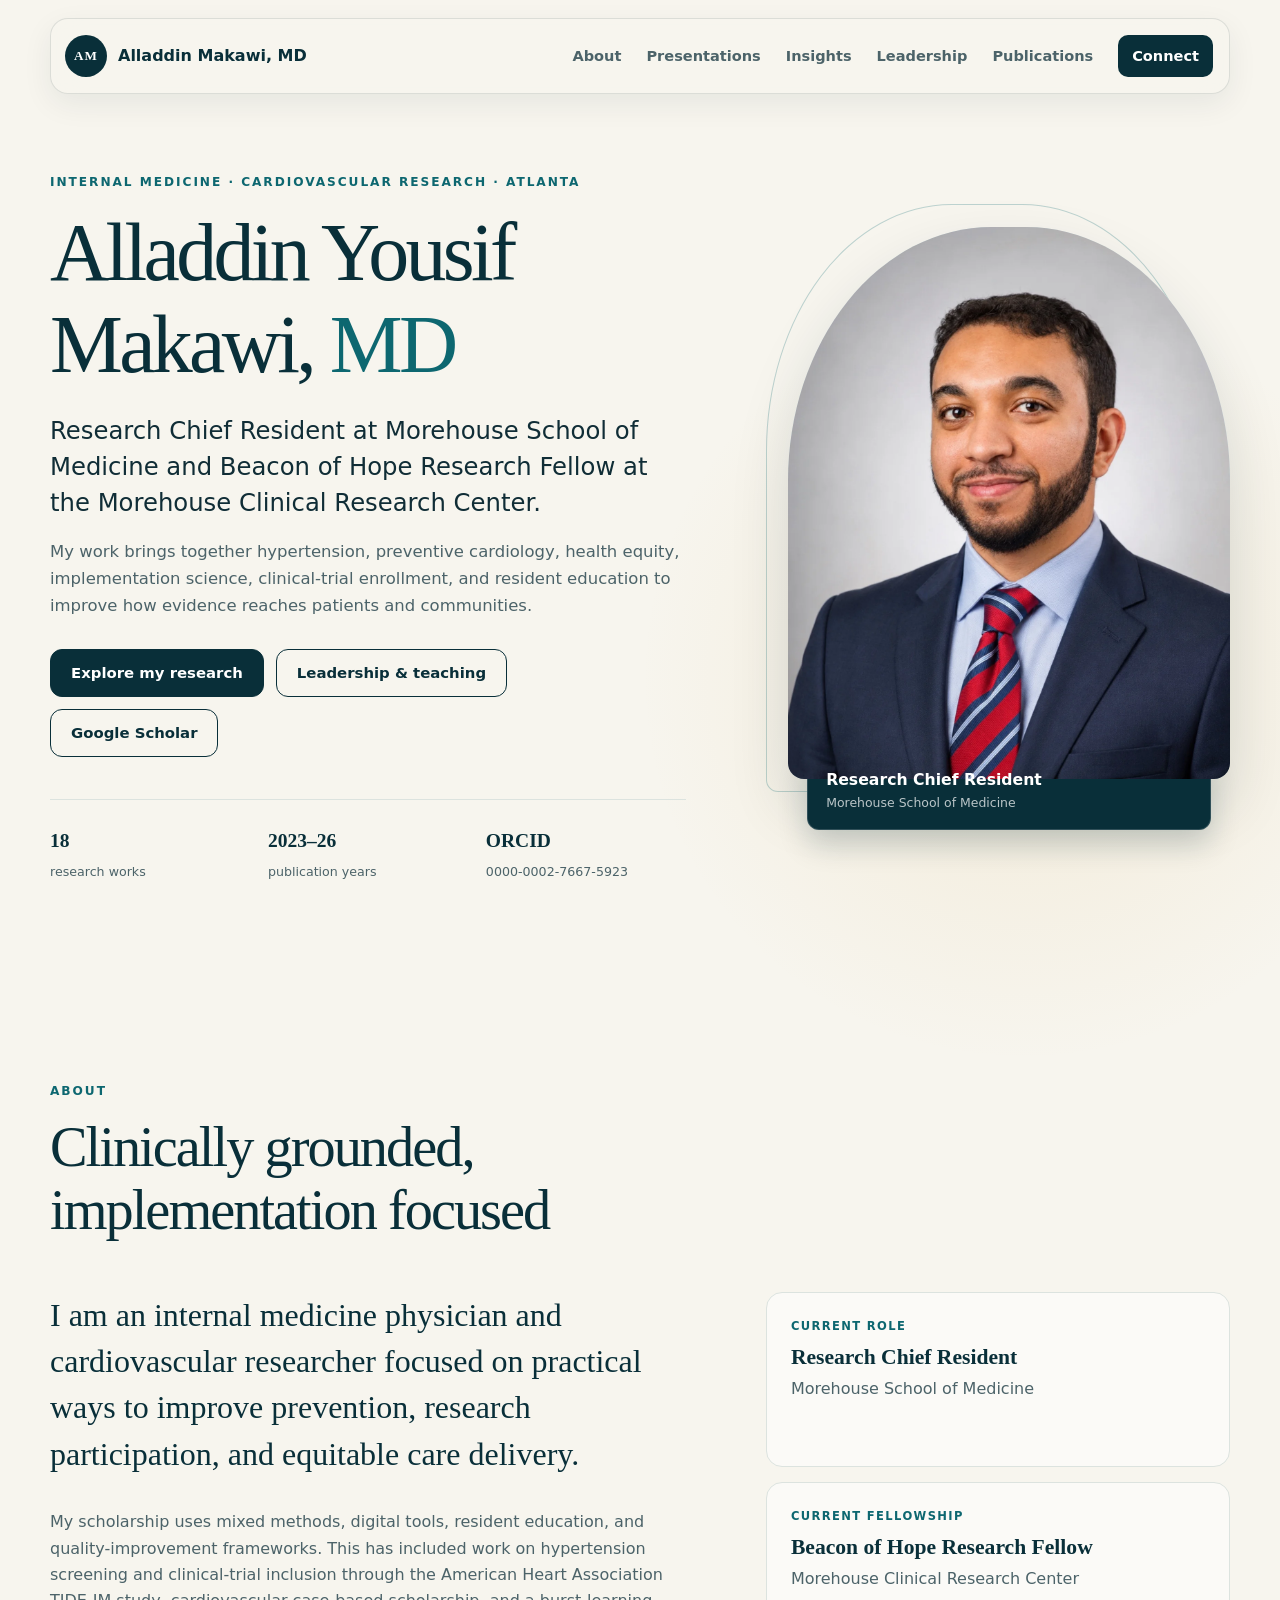
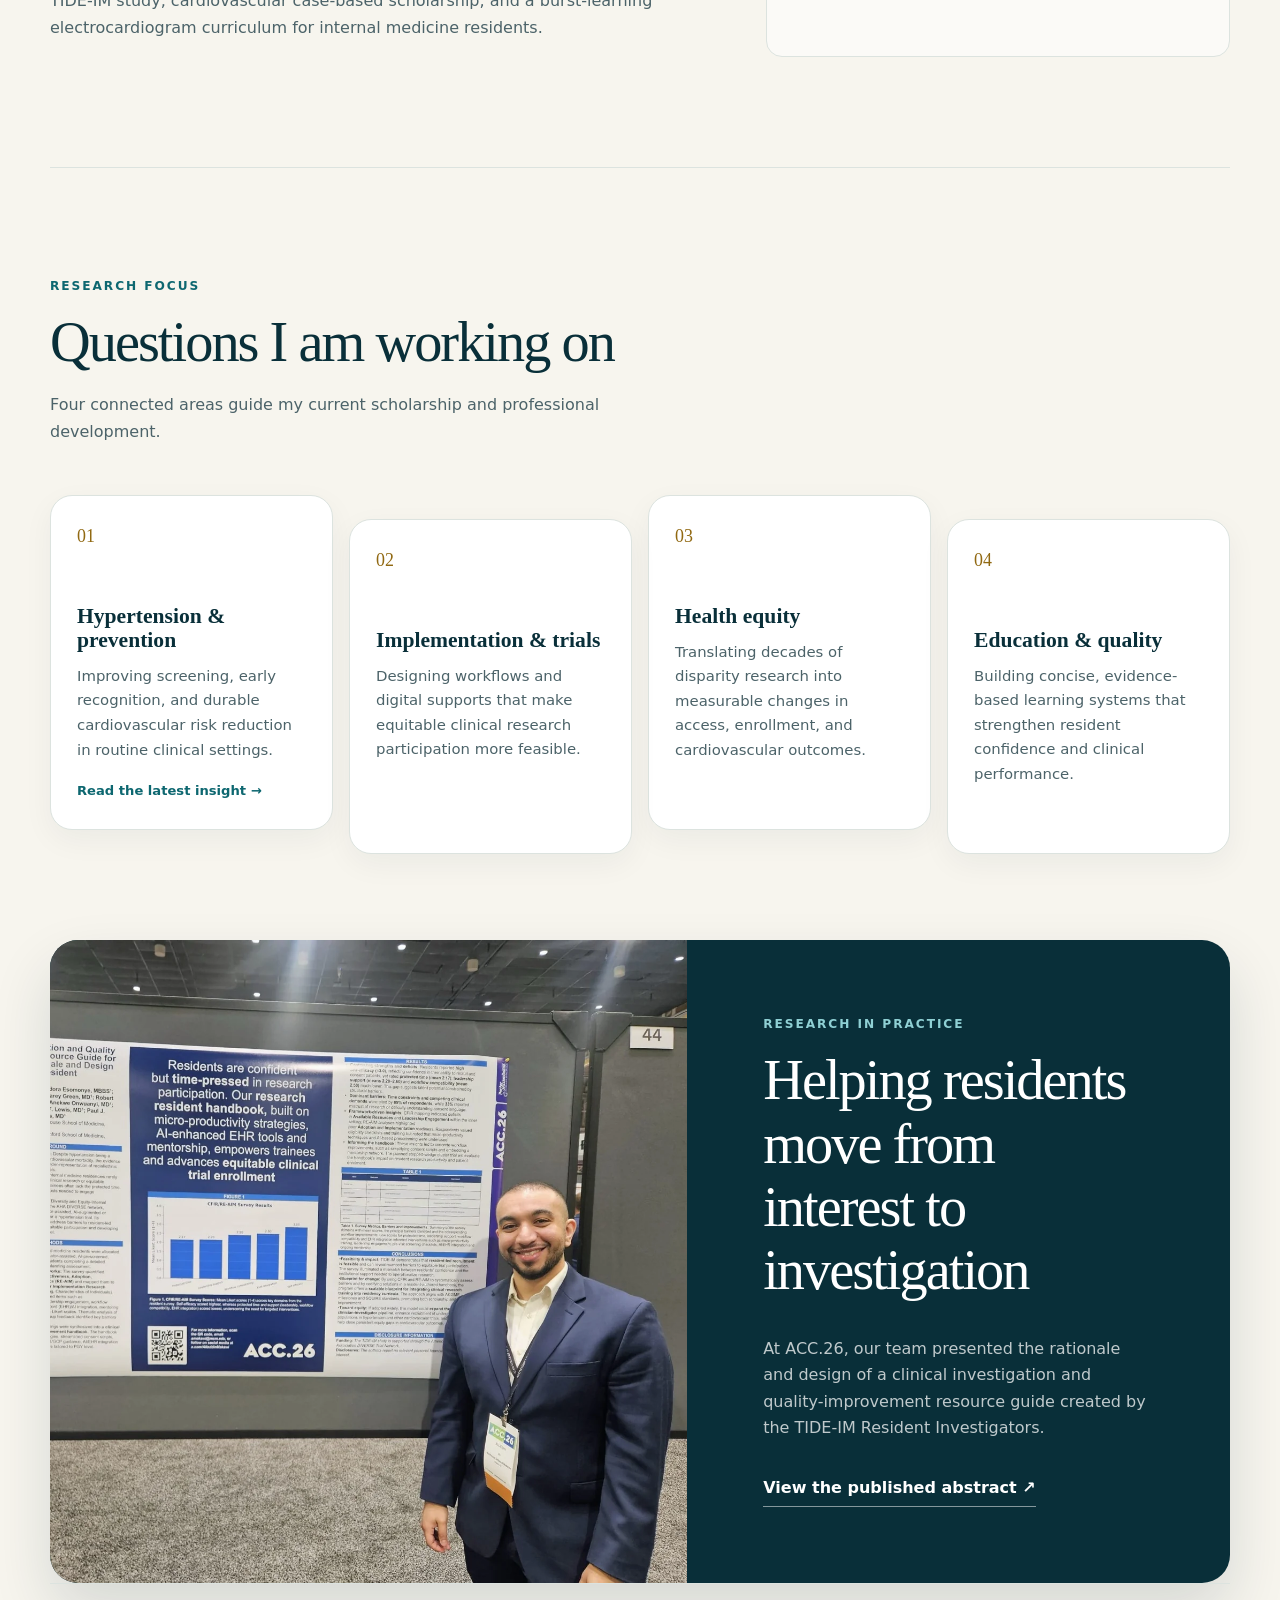
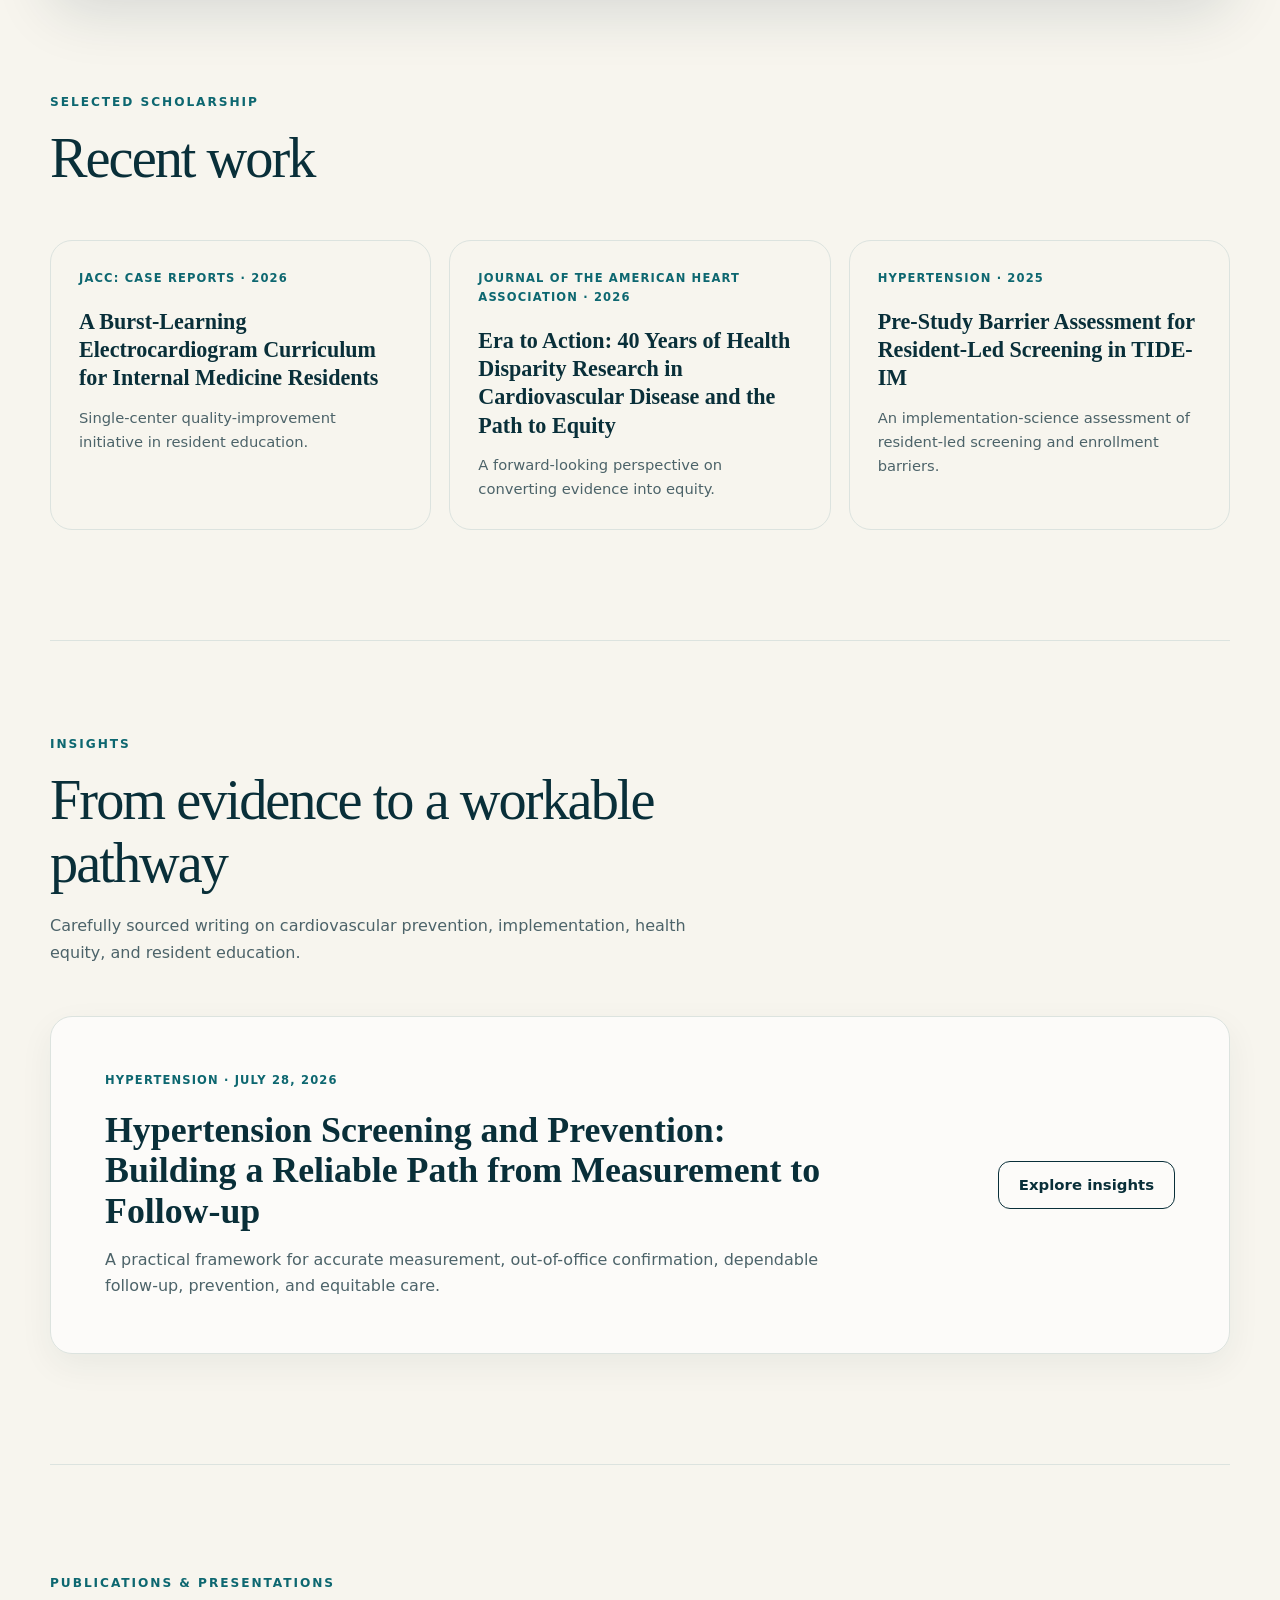
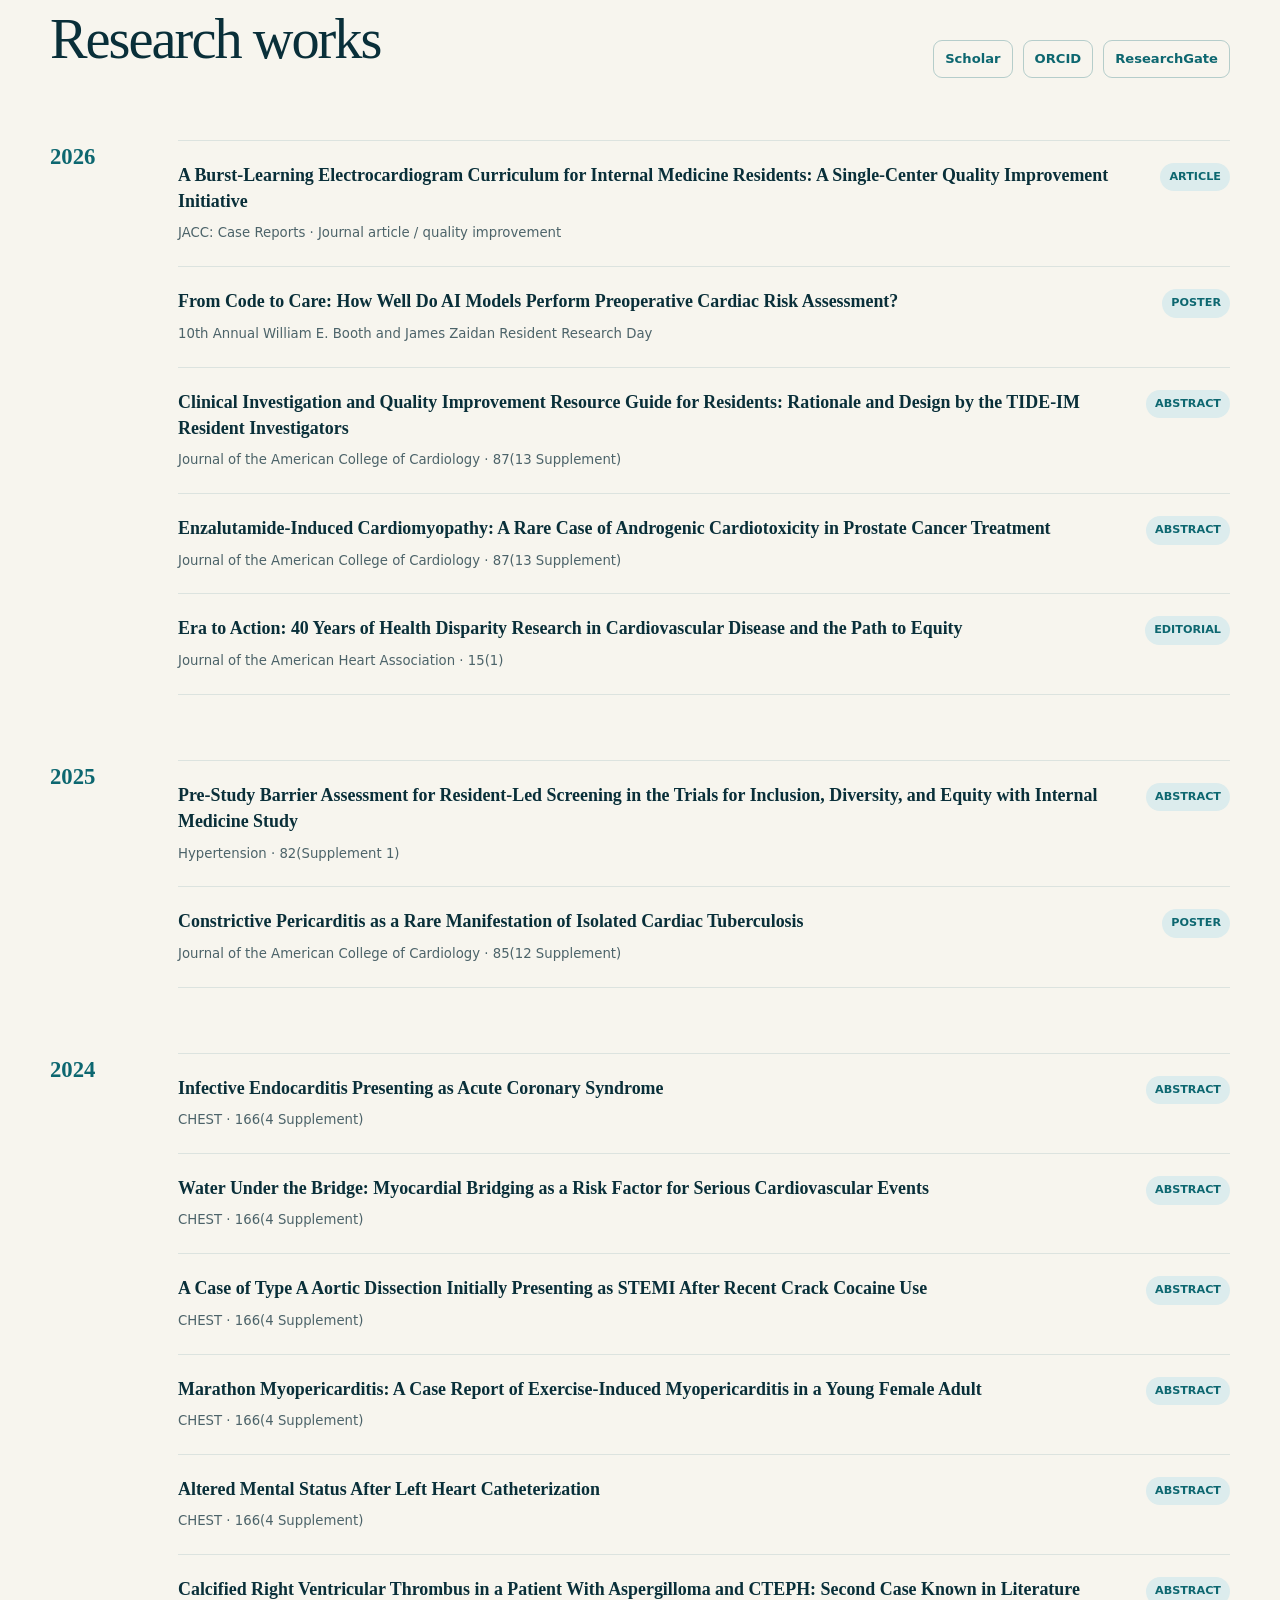
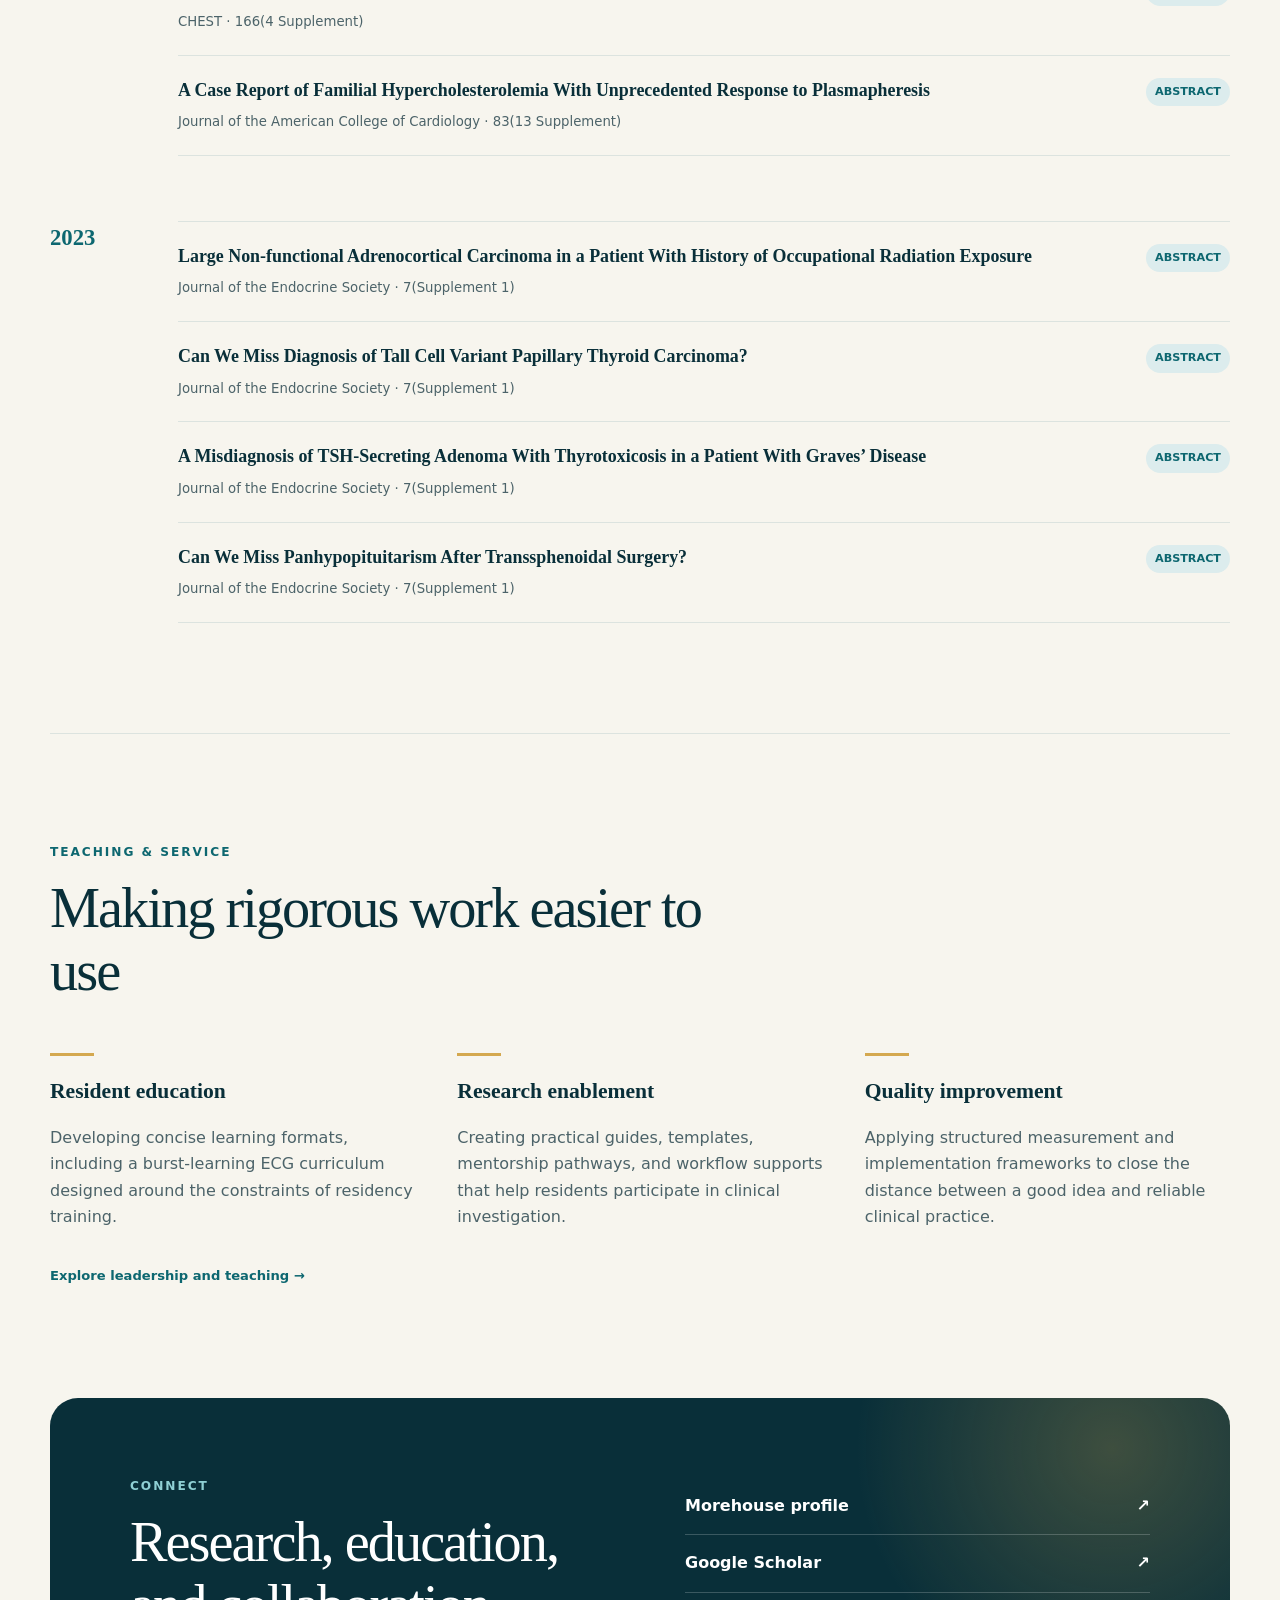
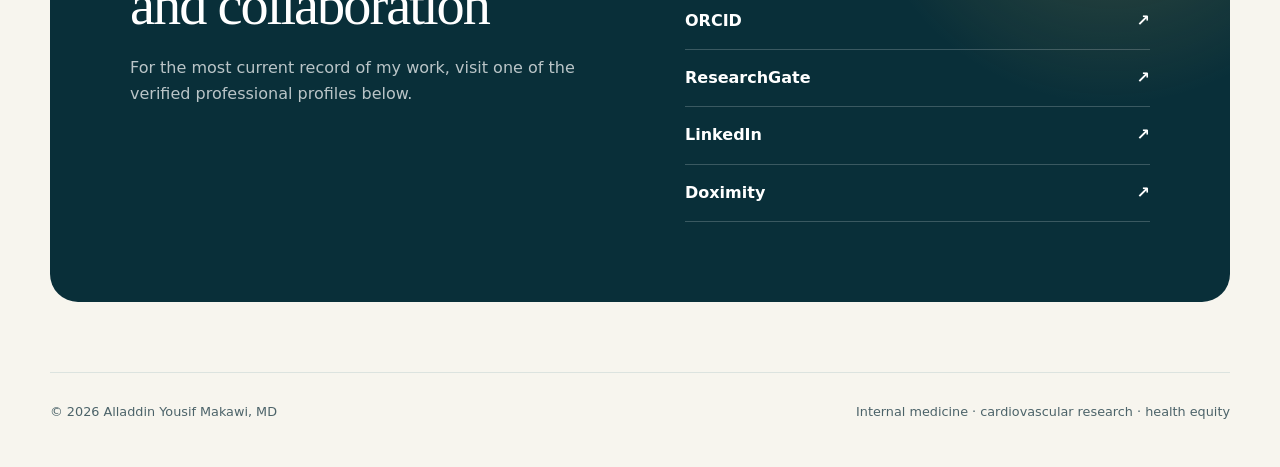
<file: index.html>
<!doctype html>
<html lang="en">
  <head>
    <meta charset="utf-8" />
    <meta name="viewport" content="width=device-width, initial-scale=1" />
    <title>Alladdin Yousif Makawi, MD | Cardiovascular Research</title>
    <meta
      name="description"
      content="Alladdin Yousif Makawi, MD is a Research Chief Resident at Morehouse School of Medicine focused on hypertension, cardiovascular prevention, and health equity."
    />
    <meta name="author" content="Alladdin Yousif Makawi, MD" />
    <meta name="robots" content="index, follow, max-image-preview:large" />
    <meta name="msvalidate.01" content="17095B5D141505E2BB5A1ADE02F08A65" />
    <meta name="theme-color" content="#092f39" />
    <link rel="canonical" href="https://alladdinmakawi.com/" />
    <link rel="icon" href="/public/favicon.svg" type="image/svg+xml" sizes="any" />
    <meta property="og:type" content="profile" />
    <meta property="og:url" content="https://alladdinmakawi.com/" />
    <meta property="og:site_name" content="Alladdin Yousif Makawi, MD" />
    <meta property="og:title" content="Alladdin Yousif Makawi, MD" />
    <meta
      property="og:description"
      content="Internal medicine physician and cardiovascular researcher at Morehouse School of Medicine."
    />
    <meta
      property="og:image"
      content="https://alladdinmakawi.com/public/alladdin-makawi-headshot.jpg"
    />
    <meta property="og:image:width" content="1280" />
    <meta property="og:image:height" content="1600" />
    <meta property="og:image:alt" content="Professional portrait of Alladdin Yousif Makawi, MD" />
    <meta name="twitter:card" content="summary_large_image" />
    <meta name="twitter:title" content="Alladdin Yousif Makawi, MD" />
    <meta
      name="twitter:description"
      content="Internal medicine physician, Research Chief Resident, and cardiovascular researcher at Morehouse School of Medicine."
    />
    <meta
      name="twitter:image"
      content="https://alladdinmakawi.com/public/alladdin-makawi-headshot.jpg"
    />
    <meta name="twitter:image:alt" content="Professional portrait of Alladdin Yousif Makawi, MD" />
    <link rel="stylesheet" href="styles.css" />
    <script type="application/ld+json">
      {
        "@context": "https://schema.org",
        "@graph": [
          {
            "@type": "ProfilePage",
            "@id": "https://alladdinmakawi.com/#profile",
            "url": "https://alladdinmakawi.com/",
            "name": "Alladdin Yousif Makawi, MD",
            "description": "The professional profile of Alladdin Yousif Makawi, MD, an internal medicine physician and cardiovascular researcher.",
            "dateModified": "2026-07-29T20:30:00Z",
            "inLanguage": "en-US",
            "isPartOf": {
              "@id": "https://alladdinmakawi.com/#website"
            },
            "primaryImageOfPage": {
              "@id": "https://alladdinmakawi.com/#primary-image"
            },
            "image": [
              {
                "@id": "https://alladdinmakawi.com/#primary-image"
              },
              {
                "@id": "https://alladdinmakawi.com/#acc26-image"
              }
            ],
            "mainEntity": {
              "@id": "https://alladdinmakawi.com/#alladdin-makawi"
            },
            "hasPart": [
              {
                "@type": "BlogPosting",
                "@id": "https://alladdinmakawi.com/insights/hypertension-screening-and-prevention/#article",
                "url": "https://alladdinmakawi.com/insights/hypertension-screening-and-prevention/",
                "headline": "Hypertension Screening and Prevention: Building a Reliable Path from Measurement to Follow-up",
                "datePublished": "2026-07-28T21:50:00Z",
                "author": {
                  "@id": "https://alladdinmakawi.com/#alladdin-makawi"
                }
              }
            ]
          },
          {
            "@type": "WebSite",
            "@id": "https://alladdinmakawi.com/#website",
            "url": "https://alladdinmakawi.com/",
            "name": "Alladdin Yousif Makawi, MD",
            "alternateName": "Alladdin Makawi, MD",
            "inLanguage": "en-US",
            "publisher": {
              "@id": "https://alladdinmakawi.com/#alladdin-makawi"
            }
          },
          {
            "@type": "Person",
            "@id": "https://alladdinmakawi.com/#alladdin-makawi",
            "name": "Alladdin Yousif Makawi",
            "givenName": "Alladdin",
            "additionalName": "Yousif",
            "familyName": "Makawi",
            "honorificSuffix": "MD",
            "alternateName": [
              "Alladdin Makawi",
              "Alladdin Makawi, MD",
              "Alladdin Yousif Makawi, MD"
            ],
            "url": "https://alladdinmakawi.com/",
            "identifier": {
              "@type": "PropertyValue",
              "propertyID": "ORCID",
              "value": "0000-0002-7667-5923",
              "url": "https://orcid.org/0000-0002-7667-5923"
            },
            "mainEntityOfPage": {
              "@id": "https://alladdinmakawi.com/#profile"
            },
            "jobTitle": ["Research Chief Resident", "Beacon of Hope Research Fellow"],
            "worksFor": [
              {
                "@id": "https://alladdinmakawi.com/#morehouse-school-of-medicine"
              },
              {
                "@id": "https://alladdinmakawi.com/#morehouse-clinical-research-center"
              }
            ],
            "affiliation": [
              {
                "@id": "https://alladdinmakawi.com/#morehouse-school-of-medicine"
              },
              {
                "@id": "https://alladdinmakawi.com/#morehouse-clinical-research-center"
              }
            ],
            "image": {
              "@id": "https://alladdinmakawi.com/#primary-image"
            },
            "knowsAbout": [
              "Cardiovascular medicine",
              "Hypertension",
              "Preventive cardiology",
              "Cardiovascular health equity",
              "Implementation science",
              "Clinical trials",
              "Medical education",
              "Quality improvement"
            ],
            "sameAs": [
              "https://www.linkedin.com/in/alladdin-makawi-md-332687107/",
              "https://www.researchgate.net/profile/Alladdin-Makawi",
              "https://scholar.google.com/citations?user=pmJdth4AAAAJ",
              "https://orcid.org/0000-0002-7667-5923",
              "https://www.doximity.com/pub/alladdin-makawi-md",
              "https://researchwebportal.msm.edu/staff/alladdin-makawi-md/",
              "https://eyewiki.org/User%3AAlladdin.Makawi",
              "https://github.com/alladdinmakawi"
            ]
          },
          {
            "@type": "Organization",
            "@id": "https://alladdinmakawi.com/#morehouse-school-of-medicine",
            "name": "Morehouse School of Medicine",
            "url": "https://www.msm.edu/",
            "identifier": {
              "@type": "PropertyValue",
              "propertyID": "ROR",
              "value": "01pbhra64",
              "url": "https://ror.org/01pbhra64"
            }
          },
          {
            "@type": "Organization",
            "@id": "https://alladdinmakawi.com/#morehouse-clinical-research-center",
            "name": "Morehouse Clinical Research Center",
            "url": "https://researchwebportal.msm.edu/resources/clinical-research-center/",
            "parentOrganization": {
              "@id": "https://alladdinmakawi.com/#morehouse-school-of-medicine"
            }
          },
          {
            "@type": "ImageObject",
            "@id": "https://alladdinmakawi.com/#primary-image",
            "url": "https://alladdinmakawi.com/public/alladdin-makawi-headshot.jpg",
            "contentUrl": "https://alladdinmakawi.com/public/alladdin-makawi-headshot.jpg",
            "width": 1280,
            "height": 1600,
            "caption": "Professional portrait of Alladdin Yousif Makawi, MD"
          },
          {
            "@type": "ImageObject",
            "@id": "https://alladdinmakawi.com/#acc26-image",
            "url": "https://alladdinmakawi.com/public/alladdin-makawi-acc26-poster.jpg",
            "contentUrl": "https://alladdinmakawi.com/public/alladdin-makawi-acc26-poster.jpg",
            "width": 1600,
            "height": 1200,
            "caption": "Alladdin Yousif Makawi, MD presenting clinical investigation and quality-improvement research at ACC.26"
          }
        ]
      }
    </script>
  </head>
  <body>
    <a class="skip-link" href="#main">Skip to content</a>
    <header class="site-header">
      <a class="wordmark" href="#top" aria-label="Alladdin Yousif Makawi, MD, home">
        <span class="wordmark-mark" aria-hidden="true">AM</span>
        <span>Alladdin Makawi, MD</span>
      </a>
      <nav aria-label="Primary navigation">
        <a href="#about">About</a>
        <a href="presentations/">Presentations</a>
        <a href="insights/">Insights</a>
        <a href="leadership-and-teaching/">Leadership</a>
        <a href="#publications">Publications</a>
        <a class="nav-cta" href="#connect">Connect</a>
      </nav>
    </header>

    <main id="main" tabindex="-1">
      <section class="hero" id="top">
        <div class="hero-copy">
          <p class="eyebrow">Internal medicine · cardiovascular research · Atlanta</p>
          <h1>Alladdin Yousif Makawi, <span>MD</span></h1>
          <p class="hero-lede">
            Research Chief Resident at Morehouse School of Medicine and Beacon of Hope
            Research Fellow at the Morehouse Clinical Research Center.
          </p>
          <p class="hero-body">
            My work brings together hypertension, preventive cardiology, health equity,
            implementation science, clinical-trial enrollment, and resident education
            to improve how evidence reaches patients and communities.
          </p>
          <div class="hero-actions">
            <a class="button primary" href="#publications">Explore my research</a>
            <a class="button secondary" href="leadership-and-teaching/"
              >Leadership &amp; teaching</a
            >
            <a
              class="button secondary"
              href="https://scholar.google.com/citations?user=pmJdth4AAAAJ"
              rel="me"
              >Google Scholar</a
            >
          </div>
          <dl class="hero-facts" aria-label="Professional overview">
            <div><dt>18</dt><dd>research works</dd></div>
            <div><dt>2023–26</dt><dd>publication years</dd></div>
            <div><dt>ORCID</dt><dd>0000-0002-7667-5923</dd></div>
          </dl>
        </div>
        <figure class="hero-portrait">
          <div class="portrait-frame">
            <picture>
              <source srcset="public/alladdin-makawi-headshot.webp" type="image/webp" />
              <img
                src="public/alladdin-makawi-headshot.jpg"
                alt="Alladdin Yousif Makawi, MD"
                width="1280"
                height="1600"
              />
            </picture>
          </div>
          <figcaption>
            <span>Research Chief Resident</span>
            Morehouse School of Medicine
          </figcaption>
        </figure>
      </section>

      <section class="section about" id="about">
        <div class="section-heading">
          <p class="eyebrow">About</p>
          <h2>Clinically grounded, implementation focused</h2>
        </div>
        <div class="about-grid">
          <div class="about-copy">
            <p class="lead">
              I am an internal medicine physician and cardiovascular researcher focused
              on practical ways to improve prevention, research participation, and
              equitable care delivery.
            </p>
            <p>
              My scholarship uses mixed methods, digital tools, resident education, and
              quality-improvement frameworks. This has included work on hypertension
              screening and clinical-trial inclusion through the American Heart
              Association TIDE-IM study, cardiovascular case-based scholarship, and a
              burst-learning electrocardiogram curriculum for internal medicine
              residents.
            </p>
          </div>
          <div class="roles" role="group" aria-label="Current roles">
            <article>
              <p class="role-label">Current role</p>
              <h3>Research Chief Resident</h3>
              <p>Morehouse School of Medicine</p>
            </article>
            <article>
              <p class="role-label">Current fellowship</p>
              <h3>Beacon of Hope Research Fellow</h3>
              <p>Morehouse Clinical Research Center</p>
            </article>
          </div>
        </div>
      </section>

      <section class="section research" id="research">
        <div class="section-heading">
          <p class="eyebrow">Research focus</p>
          <h2>Questions I am working on</h2>
          <p>Four connected areas guide my current scholarship and professional development.</p>
        </div>
        <div class="focus-grid">
          <article class="focus-card">
            <span class="focus-number">01</span>
            <h3>
              <a href="insights/hypertension-screening-and-prevention/"
                >Hypertension &amp; prevention</a
              >
            </h3>
            <p>
              Improving screening, early recognition, and durable cardiovascular risk
              reduction in routine clinical settings.
            </p>
            <a
              class="focus-link"
              href="insights/hypertension-screening-and-prevention/"
              >Read the latest insight <span aria-hidden="true">→</span></a
            >
          </article>
          <article class="focus-card">
            <span class="focus-number">02</span>
            <h3>Implementation &amp; trials</h3>
            <p>
              Designing workflows and digital supports that make equitable clinical
              research participation more feasible.
            </p>
          </article>
          <article class="focus-card">
            <span class="focus-number">03</span>
            <h3>Health equity</h3>
            <p>
              Translating decades of disparity research into measurable changes in
              access, enrollment, and cardiovascular outcomes.
            </p>
          </article>
          <article class="focus-card">
            <span class="focus-number">04</span>
            <h3>Education &amp; quality</h3>
            <p>
              Building concise, evidence-based learning systems that strengthen
              resident confidence and clinical performance.
            </p>
          </article>
        </div>
      </section>

      <section class="section feature">
        <div class="feature-image">
          <picture>
            <source srcset="public/alladdin-makawi-acc26-poster.webp" type="image/webp" />
            <img
              src="public/alladdin-makawi-acc26-poster.jpg"
              alt="Alladdin Yousif Makawi, MD presenting research at ACC.26"
              width="1600"
              height="1200"
              loading="lazy"
            />
          </picture>
        </div>
        <div class="feature-copy">
          <p class="eyebrow">Research in practice</p>
          <h2>Helping residents move from interest to investigation</h2>
          <p>
            At ACC.26, our team presented the rationale and design of a clinical
            investigation and quality-improvement resource guide created by the TIDE-IM
            Resident Investigators.
          </p>
          <a href="https://doi.org/10.1016/j.jacc.2026.02.602"
            >View the published abstract <span aria-hidden="true">↗</span></a
          >
        </div>
      </section>

      <section class="section selected">
        <div class="section-heading">
          <p class="eyebrow">Selected scholarship</p>
          <h2>Recent work</h2>
        </div>
        <div class="selected-grid">
          <article class="selected-work">
            <p class="work-meta">JACC: Case Reports · 2026</p>
            <h3>
              <a href="https://doi.org/10.1016/j.jaccas.2026.108886"
                >A Burst-Learning Electrocardiogram Curriculum for Internal Medicine
                Residents</a
              >
            </h3>
            <p>Single-center quality-improvement initiative in resident education.</p>
          </article>
          <article class="selected-work">
            <p class="work-meta">Journal of the American Heart Association · 2026</p>
            <h3>
              <a href="https://doi.org/10.1161/JAHA.125.046293"
                >Era to Action: 40 Years of Health Disparity Research in Cardiovascular
                Disease and the Path to Equity</a
              >
            </h3>
            <p>A forward-looking perspective on converting evidence into equity.</p>
          </article>
          <article class="selected-work">
            <p class="work-meta">Hypertension · 2025</p>
            <h3>
              <a href="https://doi.org/10.1161/hyp.82.suppl_1.FR495"
                >Pre-Study Barrier Assessment for Resident-Led Screening in TIDE-IM</a
              >
            </h3>
            <p>
              An implementation-science assessment of resident-led screening and
              enrollment barriers.
            </p>
          </article>
        </div>
      </section>

      <section class="section insights-preview" aria-labelledby="insights-preview-title">
        <div class="section-heading">
          <p class="eyebrow">Insights</p>
          <h2 id="insights-preview-title">From evidence to a workable pathway</h2>
          <p>
            Carefully sourced writing on cardiovascular prevention, implementation,
            health equity, and resident education.
          </p>
        </div>
        <article class="insight-preview-card">
          <div>
            <p class="work-meta">Hypertension · July 28, 2026</p>
            <h3>
              <a href="insights/hypertension-screening-and-prevention/"
                >Hypertension Screening and Prevention: Building a Reliable Path from
                Measurement to Follow-up</a
              >
            </h3>
            <p>
              A practical framework for accurate measurement, out-of-office
              confirmation, dependable follow-up, prevention, and equitable care.
            </p>
          </div>
          <a class="button secondary" href="insights/">Explore insights</a>
        </article>
      </section>

      <section class="section publications" id="publications">
        <div class="section-heading publication-heading">
          <div>
            <p class="eyebrow">Publications &amp; presentations</p>
            <h2>Research works</h2>
          </div>
          <div class="profile-links" role="group" aria-label="Research profiles">
            <a href="https://scholar.google.com/citations?user=pmJdth4AAAAJ" rel="me">Scholar</a>
            <a href="https://orcid.org/0000-0002-7667-5923" rel="me">ORCID</a>
            <a href="https://www.researchgate.net/profile/Alladdin-Makawi" rel="me">ResearchGate</a>
          </div>
        </div>

        <div class="publication-years">
          <section class="publication-year" aria-labelledby="year-2026">
            <h3 id="year-2026">2026</h3>
            <ol>
              <li>
                <div>
                  <a href="https://doi.org/10.1016/j.jaccas.2026.108886"
                    >A Burst-Learning Electrocardiogram Curriculum for Internal Medicine
                    Residents: A Single-Center Quality Improvement Initiative</a
                  >
                  <p>JACC: Case Reports · Journal article / quality improvement</p>
                </div>
                <span class="type">Article</span>
              </li>
              <li>
                <div>
                  <a
                    href="https://www.researchgate.net/publication/404229076_From_Code_to_Care_How_Well_Do_AI_Models_Perform_Preoperative_Cardiac_Risk_Assessment"
                    >From Code to Care: How Well Do AI Models Perform Preoperative
                    Cardiac Risk Assessment?</a
                  >
                  <p>10th Annual William E. Booth and James Zaidan Resident Research Day</p>
                </div>
                <span class="type">Poster</span>
              </li>
              <li>
                <div>
                  <a href="https://doi.org/10.1016/j.jacc.2026.02.602"
                    >Clinical Investigation and Quality Improvement Resource Guide for
                    Residents: Rationale and Design by the TIDE-IM Resident Investigators</a
                  >
                  <p>Journal of the American College of Cardiology · 87(13 Supplement)</p>
                </div>
                <span class="type">Abstract</span>
              </li>
              <li>
                <div>
                  <a href="https://doi.org/10.1016/j.jacc.2026.02.3560"
                    >Enzalutamide-Induced Cardiomyopathy: A Rare Case of Androgenic
                    Cardiotoxicity in Prostate Cancer Treatment</a
                  >
                  <p>Journal of the American College of Cardiology · 87(13 Supplement)</p>
                </div>
                <span class="type">Abstract</span>
              </li>
              <li>
                <div>
                  <a href="https://doi.org/10.1161/JAHA.125.046293"
                    >Era to Action: 40 Years of Health Disparity Research in
                    Cardiovascular Disease and the Path to Equity</a
                  >
                  <p>Journal of the American Heart Association · 15(1)</p>
                </div>
                <span class="type">Editorial</span>
              </li>
            </ol>
          </section>

          <section class="publication-year" aria-labelledby="year-2025">
            <h3 id="year-2025">2025</h3>
            <ol>
              <li>
                <div>
                  <a href="https://doi.org/10.1161/hyp.82.suppl_1.FR495"
                    >Pre-Study Barrier Assessment for Resident-Led Screening in the
                    Trials for Inclusion, Diversity, and Equity with Internal Medicine Study</a
                  >
                  <p>Hypertension · 82(Supplement 1)</p>
                </div>
                <span class="type">Abstract</span>
              </li>
              <li>
                <div>
                  <a href="https://doi.org/10.1016/S0735-1097(25)03484-9"
                    >Constrictive Pericarditis as a Rare Manifestation of Isolated
                    Cardiac Tuberculosis</a
                  >
                  <p>Journal of the American College of Cardiology · 85(12 Supplement)</p>
                </div>
                <span class="type">Poster</span>
              </li>
            </ol>
          </section>

          <section class="publication-year" aria-labelledby="year-2024">
            <h3 id="year-2024">2024</h3>
            <ol>
              <li>
                <div><a href="https://doi.org/10.1016/j.chest.2024.06.376">Infective Endocarditis Presenting as Acute Coronary Syndrome</a><p>CHEST · 166(4 Supplement)</p></div>
                <span class="type">Abstract</span>
              </li>
              <li>
                <div><a href="https://doi.org/10.1016/j.chest.2024.06.396">Water Under the Bridge: Myocardial Bridging as a Risk Factor for Serious Cardiovascular Events</a><p>CHEST · 166(4 Supplement)</p></div>
                <span class="type">Abstract</span>
              </li>
              <li>
                <div><a href="https://doi.org/10.1016/j.chest.2024.06.333">A Case of Type A Aortic Dissection Initially Presenting as STEMI After Recent Crack Cocaine Use</a><p>CHEST · 166(4 Supplement)</p></div>
                <span class="type">Abstract</span>
              </li>
              <li>
                <div><a href="https://doi.org/10.1016/j.chest.2024.06.3610">Marathon Myopericarditis: A Case Report of Exercise-Induced Myopericarditis in a Young Female Adult</a><p>CHEST · 166(4 Supplement)</p></div>
                <span class="type">Abstract</span>
              </li>
              <li>
                <div><a href="https://doi.org/10.1016/j.chest.2024.06.319">Altered Mental Status After Left Heart Catheterization</a><p>CHEST · 166(4 Supplement)</p></div>
                <span class="type">Abstract</span>
              </li>
              <li>
                <div><a href="https://doi.org/10.1016/j.chest.2024.06.3530">Calcified Right Ventricular Thrombus in a Patient With Aspergilloma and CTEPH: Second Case Known in Literature</a><p>CHEST · 166(4 Supplement)</p></div>
                <span class="type">Abstract</span>
              </li>
              <li>
                <div><a href="https://doi.org/10.1016/S0735-1097(24)05261-6">A Case Report of Familial Hypercholesterolemia With Unprecedented Response to Plasmapheresis</a><p>Journal of the American College of Cardiology · 83(13 Supplement)</p></div>
                <span class="type">Abstract</span>
              </li>
            </ol>
          </section>

          <section class="publication-year" aria-labelledby="year-2023">
            <h3 id="year-2023">2023</h3>
            <ol>
              <li>
                <div><a href="https://doi.org/10.1210/jendso/bvad114.217">Large Non-functional Adrenocortical Carcinoma in a Patient With History of Occupational Radiation Exposure</a><p>Journal of the Endocrine Society · 7(Supplement 1)</p></div>
                <span class="type">Abstract</span>
              </li>
              <li>
                <div><a href="https://doi.org/10.1210/jendso/bvad114.2046">Can We Miss Diagnosis of Tall Cell Variant Papillary Thyroid Carcinoma?</a><p>Journal of the Endocrine Society · 7(Supplement 1)</p></div>
                <span class="type">Abstract</span>
              </li>
              <li>
                <div><a href="https://doi.org/10.1210/jendso/bvad114.1899">A Misdiagnosis of TSH-Secreting Adenoma With Thyrotoxicosis in a Patient With Graves’ Disease</a><p>Journal of the Endocrine Society · 7(Supplement 1)</p></div>
                <span class="type">Abstract</span>
              </li>
              <li>
                <div><a href="https://doi.org/10.1210/jendso/bvad114.1280">Can We Miss Panhypopituitarism After Transsphenoidal Surgery?</a><p>Journal of the Endocrine Society · 7(Supplement 1)</p></div>
                <span class="type">Abstract</span>
              </li>
            </ol>
          </section>
        </div>
      </section>

      <section class="section teaching" id="teaching">
        <div class="section-heading">
          <p class="eyebrow">Teaching &amp; service</p>
          <h2>Making rigorous work easier to use</h2>
        </div>
        <div class="teaching-grid">
          <article>
            <h3>Resident education</h3>
            <p>Developing concise learning formats, including a burst-learning ECG curriculum designed around the constraints of residency training.</p>
          </article>
          <article>
            <h3>Research enablement</h3>
            <p>Creating practical guides, templates, mentorship pathways, and workflow supports that help residents participate in clinical investigation.</p>
          </article>
          <article>
            <h3>Quality improvement</h3>
            <p>Applying structured measurement and implementation frameworks to close the distance between a good idea and reliable clinical practice.</p>
          </article>
        </div>
        <a class="focus-link" href="leadership-and-teaching/"
          >Explore leadership and teaching <span aria-hidden="true">→</span></a
        >
      </section>

      <section class="section connect" id="connect">
        <div>
          <p class="eyebrow">Connect</p>
          <h2>Research, education, and collaboration</h2>
          <p>For the most current record of my work, visit one of the verified professional profiles below.</p>
        </div>
        <div class="connect-links">
          <a href="https://researchwebportal.msm.edu/staff/alladdin-makawi-md/" rel="me"><span>Morehouse profile</span><span aria-hidden="true">↗</span></a>
          <a href="https://scholar.google.com/citations?user=pmJdth4AAAAJ" rel="me"><span>Google Scholar</span><span aria-hidden="true">↗</span></a>
          <a href="https://orcid.org/0000-0002-7667-5923" rel="me"><span>ORCID</span><span aria-hidden="true">↗</span></a>
          <a href="https://www.researchgate.net/profile/Alladdin-Makawi" rel="me"><span>ResearchGate</span><span aria-hidden="true">↗</span></a>
          <a href="https://www.linkedin.com/in/alladdin-makawi-md-332687107/" rel="me"><span>LinkedIn</span><span aria-hidden="true">↗</span></a>
          <a href="https://www.doximity.com/pub/alladdin-makawi-md" rel="me"><span>Doximity</span><span aria-hidden="true">↗</span></a>
        </div>
      </section>
    </main>

    <footer>
      <p>© 2026 Alladdin Yousif Makawi, MD</p>
      <p>Internal medicine · cardiovascular research · health equity</p>
    </footer>
  </body>
</html>
</file>
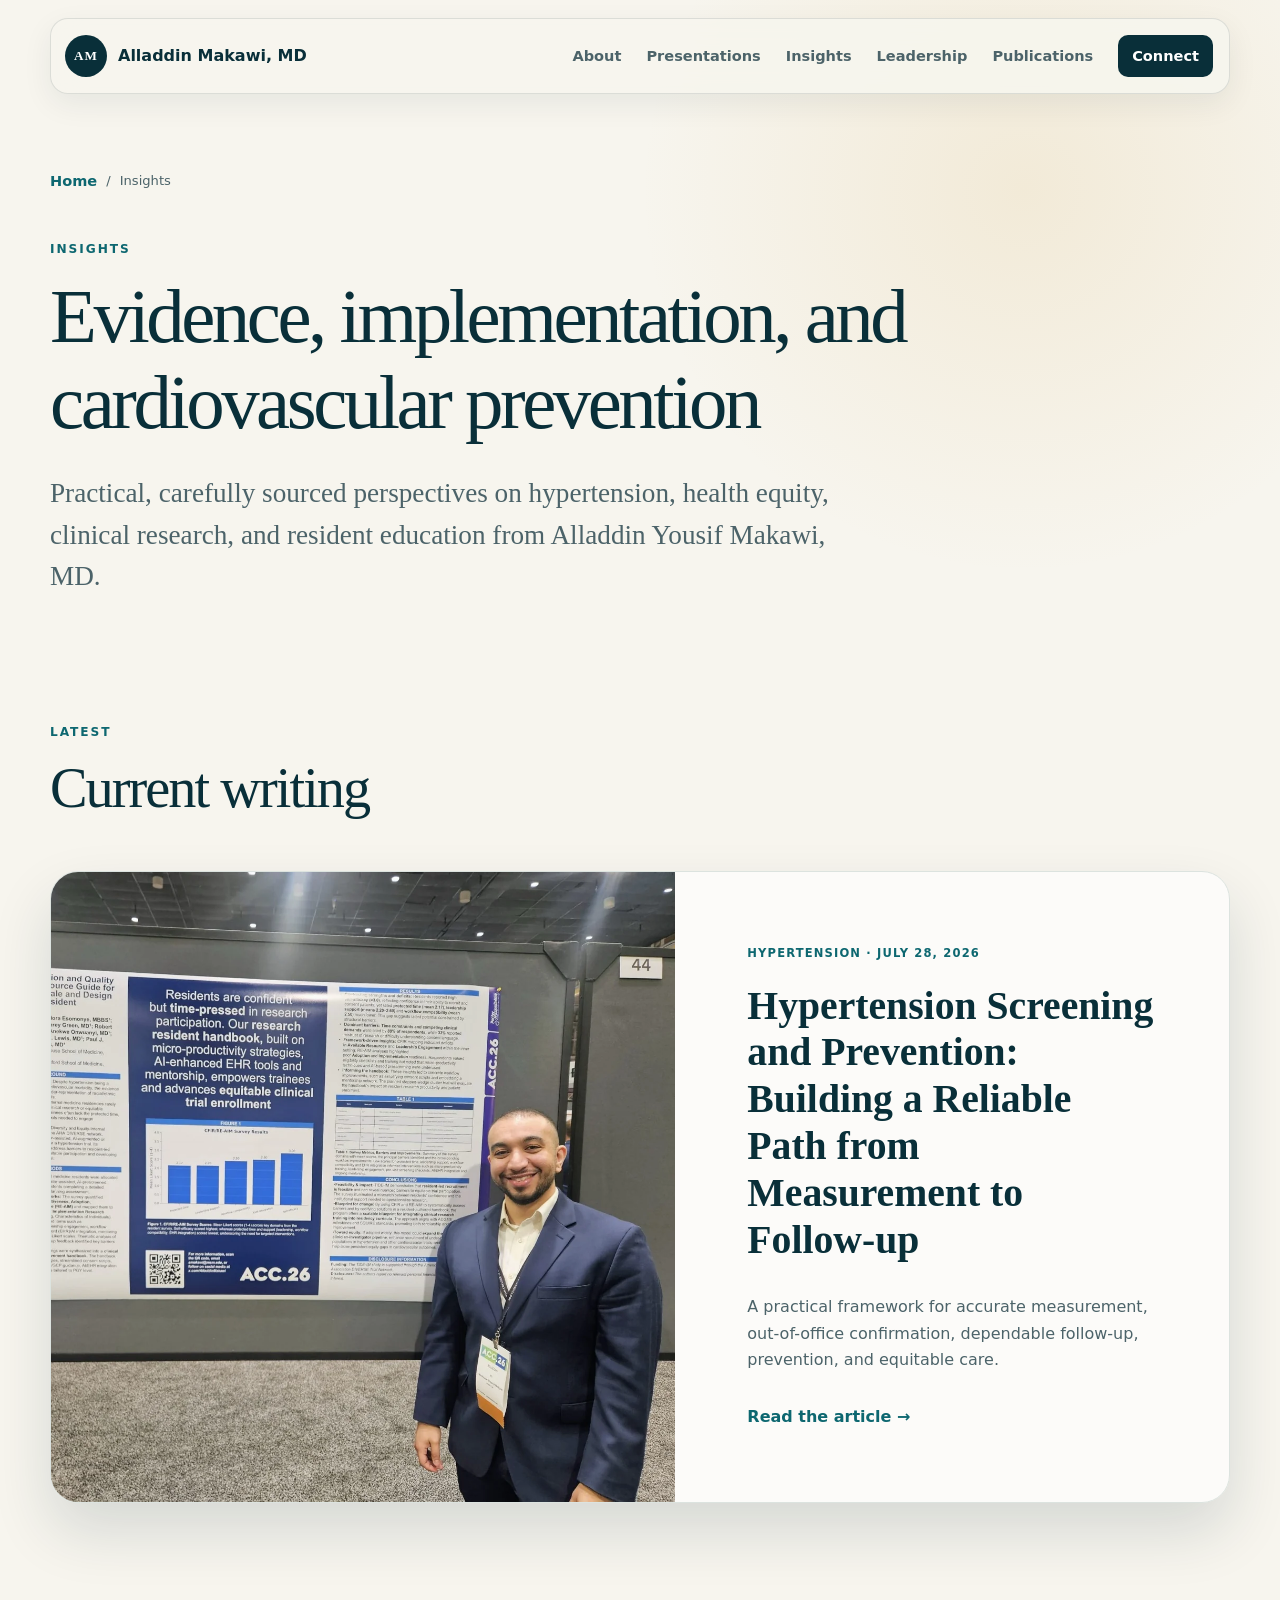
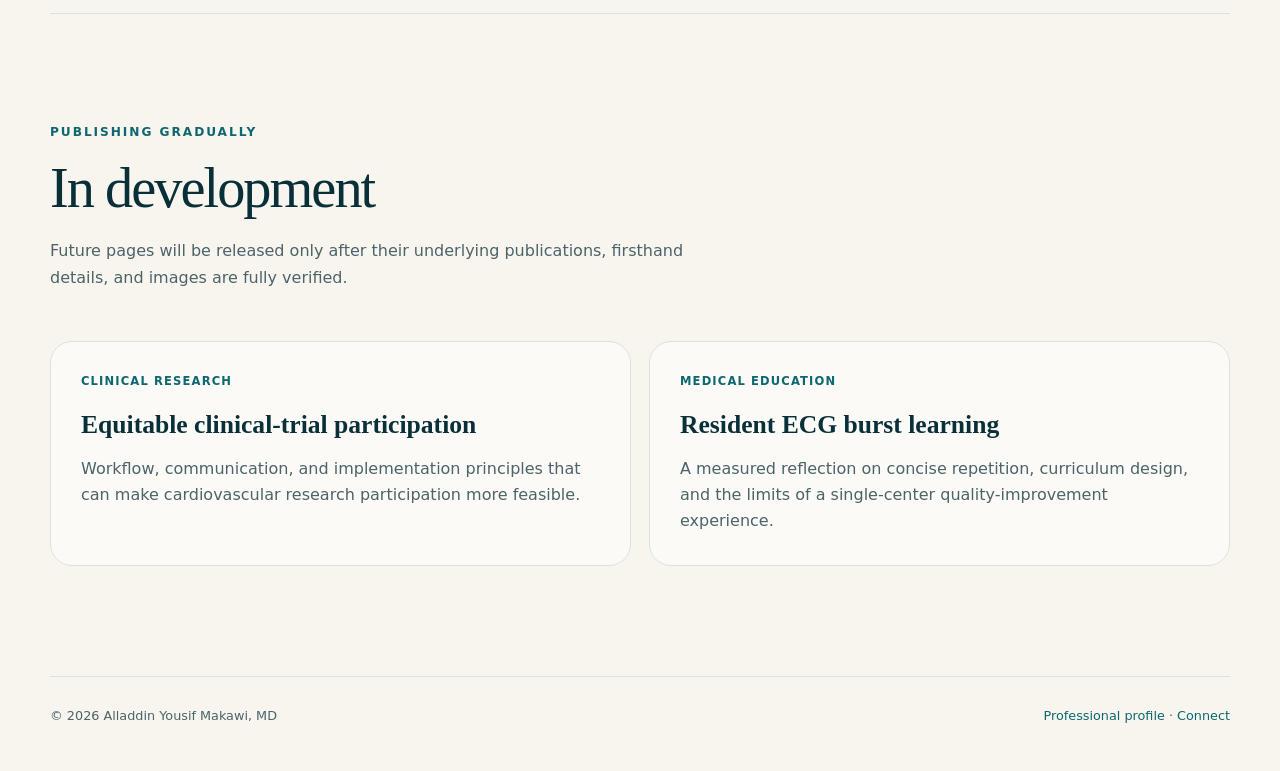
<file: insights/index.html>
<!doctype html>
<html lang="en">
  <head>
    <meta charset="utf-8" />
    <meta name="viewport" content="width=device-width, initial-scale=1" />
    <title>Insights | Alladdin Yousif Makawi, MD</title>
    <meta
      name="description"
      content="Evidence-based writing by Alladdin Yousif Makawi, MD on hypertension, cardiovascular prevention, health equity, implementation science, and medical education."
    />
    <meta name="author" content="Alladdin Yousif Makawi, MD" />
    <meta name="robots" content="index, follow, max-image-preview:large" />
    <meta name="theme-color" content="#092f39" />
    <link rel="canonical" href="https://alladdinmakawi.com/insights/" />
    <link rel="icon" href="/public/favicon.svg" type="image/svg+xml" sizes="any" />
    <meta property="og:type" content="website" />
    <meta property="og:url" content="https://alladdinmakawi.com/insights/" />
    <meta property="og:site_name" content="Alladdin Yousif Makawi, MD" />
    <meta property="og:title" content="Insights | Alladdin Yousif Makawi, MD" />
    <meta
      property="og:description"
      content="Evidence-based perspectives on cardiovascular prevention, implementation, health equity, and resident education."
    />
    <meta
      property="og:image"
      content="https://alladdinmakawi.com/public/alladdin-makawi-acc26-poster.jpg"
    />
    <meta
      property="og:image:alt"
      content="Alladdin Yousif Makawi, MD presenting research at ACC.26"
    />
    <meta name="twitter:card" content="summary_large_image" />
    <meta name="twitter:title" content="Insights | Alladdin Yousif Makawi, MD" />
    <meta
      name="twitter:description"
      content="Evidence-based perspectives on cardiovascular prevention, implementation, health equity, and resident education."
    />
    <meta
      name="twitter:image"
      content="https://alladdinmakawi.com/public/alladdin-makawi-acc26-poster.jpg"
    />
    <link rel="stylesheet" href="../styles.css" />
    <script type="application/ld+json">
      {
        "@context": "https://schema.org",
        "@graph": [
          {
            "@type": "CollectionPage",
            "@id": "https://alladdinmakawi.com/insights/#page",
            "url": "https://alladdinmakawi.com/insights/",
            "name": "Insights",
            "description": "Evidence-based writing by Alladdin Yousif Makawi, MD on cardiovascular prevention, implementation science, health equity, and medical education.",
            "dateModified": "2026-07-29T20:30:00Z",
            "author": {
              "@type": "Person",
              "@id": "https://alladdinmakawi.com/#alladdin-makawi",
              "name": "Alladdin Yousif Makawi",
              "givenName": "Alladdin",
              "additionalName": "Yousif",
              "familyName": "Makawi",
              "honorificSuffix": "MD",
              "alternateName": [
                "Alladdin Makawi",
                "Alladdin Makawi, MD",
                "Alladdin Yousif Makawi, MD"
              ],
              "identifier": {
                "@type": "PropertyValue",
                "propertyID": "ORCID",
                "value": "0000-0002-7667-5923",
                "url": "https://orcid.org/0000-0002-7667-5923"
              },
              "url": "https://alladdinmakawi.com/"
            },
            "breadcrumb": {
              "@id": "https://alladdinmakawi.com/insights/#breadcrumbs"
            },
            "mainEntity": {
              "@id": "https://alladdinmakawi.com/insights/#articles"
            }
          },
          {
            "@type": "ItemList",
            "@id": "https://alladdinmakawi.com/insights/#articles",
            "numberOfItems": 1,
            "itemListElement": [
              {
                "@type": "ListItem",
                "position": 1,
                "url": "https://alladdinmakawi.com/insights/hypertension-screening-and-prevention/",
                "name": "Hypertension Screening and Prevention: Building a Reliable Path from Measurement to Follow-up"
              }
            ]
          },
          {
            "@type": "BreadcrumbList",
            "@id": "https://alladdinmakawi.com/insights/#breadcrumbs",
            "itemListElement": [
              {
                "@type": "ListItem",
                "position": 1,
                "name": "Home",
                "item": "https://alladdinmakawi.com/"
              },
              {
                "@type": "ListItem",
                "position": 2,
                "name": "Insights",
                "item": "https://alladdinmakawi.com/insights/"
              }
            ]
          }
        ]
      }
    </script>
  </head>
  <body>
    <a class="skip-link" href="#main">Skip to content</a>
    <header class="site-header">
      <a class="wordmark" href="../" aria-label="Alladdin Yousif Makawi, MD, home">
        <span class="wordmark-mark" aria-hidden="true">AM</span>
        <span>Alladdin Makawi, MD</span>
      </a>
      <nav aria-label="Primary navigation">
        <a href="../#about">About</a>
        <a href="../presentations/">Presentations</a>
        <a aria-current="page" href="./">Insights</a>
        <a href="../leadership-and-teaching/">Leadership</a>
        <a href="../#publications">Publications</a>
        <a class="nav-cta" href="../#connect">Connect</a>
      </nav>
    </header>

    <main id="main" tabindex="-1">
      <section class="insights-hero">
        <nav class="breadcrumbs" aria-label="Breadcrumb">
          <a href="../">Home</a>
          <span aria-hidden="true">/</span>
          <span aria-current="page">Insights</span>
        </nav>
        <p class="eyebrow">Insights</p>
        <h1>Evidence, implementation, and cardiovascular prevention</h1>
        <p class="insights-intro">
          Practical, carefully sourced perspectives on hypertension, health equity,
          clinical research, and resident education from Alladdin Yousif Makawi, MD.
        </p>
      </section>

      <section class="section insights-list" aria-labelledby="latest-insights">
        <div class="section-heading">
          <p class="eyebrow">Latest</p>
          <h2 id="latest-insights">Current writing</h2>
        </div>
        <article class="insight-card featured-insight">
          <a
            class="insight-card-image"
            href="hypertension-screening-and-prevention/"
            aria-label="Read Hypertension Screening and Prevention"
          >
            <picture>
              <source
                srcset="../public/alladdin-makawi-acc26-poster.webp"
                type="image/webp"
              />
              <img
                src="../public/alladdin-makawi-acc26-poster.jpg"
                alt="Alladdin Yousif Makawi, MD presenting research at ACC.26"
                width="1600"
                height="1200"
              />
            </picture>
          </a>
          <div class="insight-card-copy">
            <p class="work-meta">Hypertension · July 28, 2026</p>
            <h3>
              <a href="hypertension-screening-and-prevention/"
                >Hypertension Screening and Prevention: Building a Reliable Path from
                Measurement to Follow-up</a
              >
            </h3>
            <p>
              A practical framework for accurate measurement, out-of-office
              confirmation, dependable follow-up, prevention, and equitable care.
            </p>
            <a class="text-link" href="hypertension-screening-and-prevention/"
              >Read the article <span aria-hidden="true">→</span></a
            >
          </div>
        </article>
      </section>

      <section class="section upcoming-insights" aria-labelledby="in-development">
        <div class="section-heading">
          <p class="eyebrow">Publishing gradually</p>
          <h2 id="in-development">In development</h2>
          <p>
            Future pages will be released only after their underlying publications,
            firsthand details, and images are fully verified.
          </p>
        </div>
        <div class="upcoming-grid">
          <article>
            <p class="work-meta">Clinical research</p>
            <h3>Equitable clinical-trial participation</h3>
            <p>
              Workflow, communication, and implementation principles that can make
              cardiovascular research participation more feasible.
            </p>
          </article>
          <article>
            <p class="work-meta">Medical education</p>
            <h3>Resident ECG burst learning</h3>
            <p>
              A measured reflection on concise repetition, curriculum design, and the
              limits of a single-center quality-improvement experience.
            </p>
          </article>
        </div>
      </section>
    </main>

    <footer>
      <p>© 2026 Alladdin Yousif Makawi, MD</p>
      <p><a href="../">Professional profile</a> · <a href="../#connect">Connect</a></p>
    </footer>
  </body>
</html>
</file>
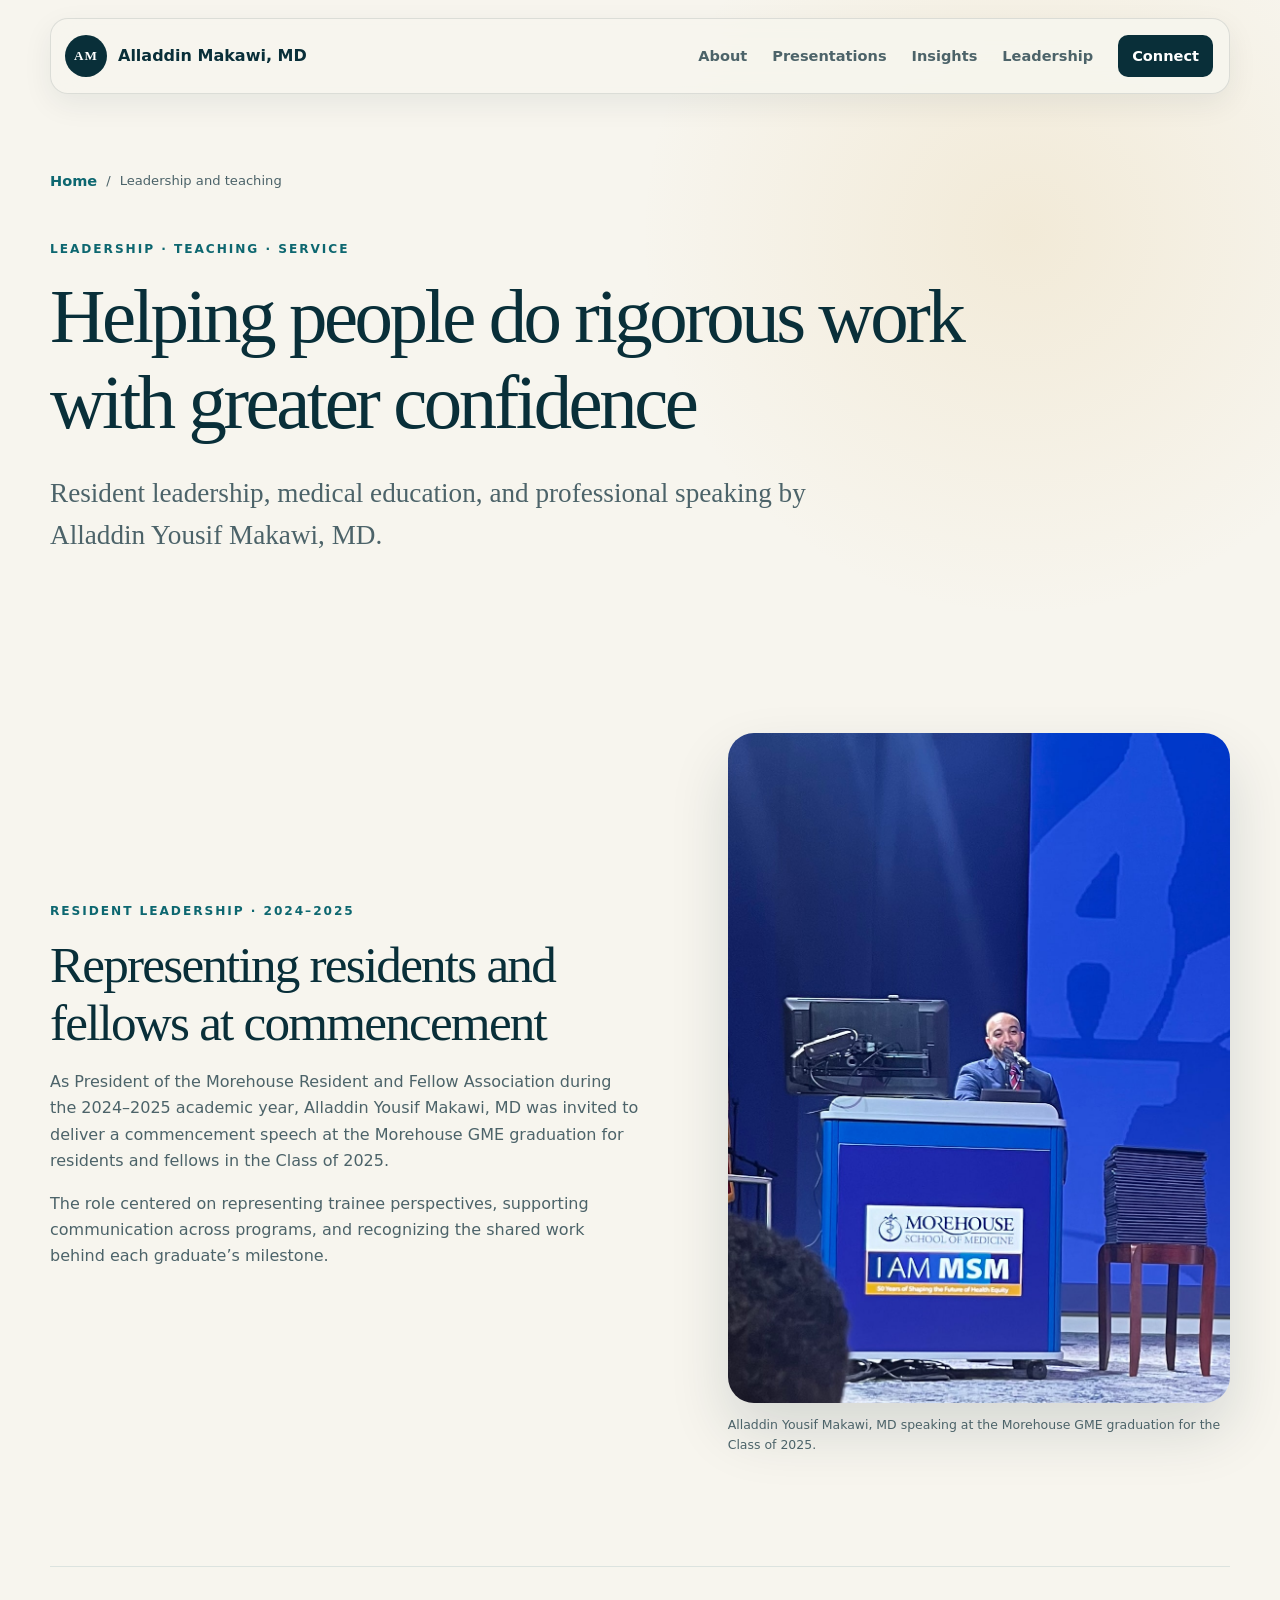
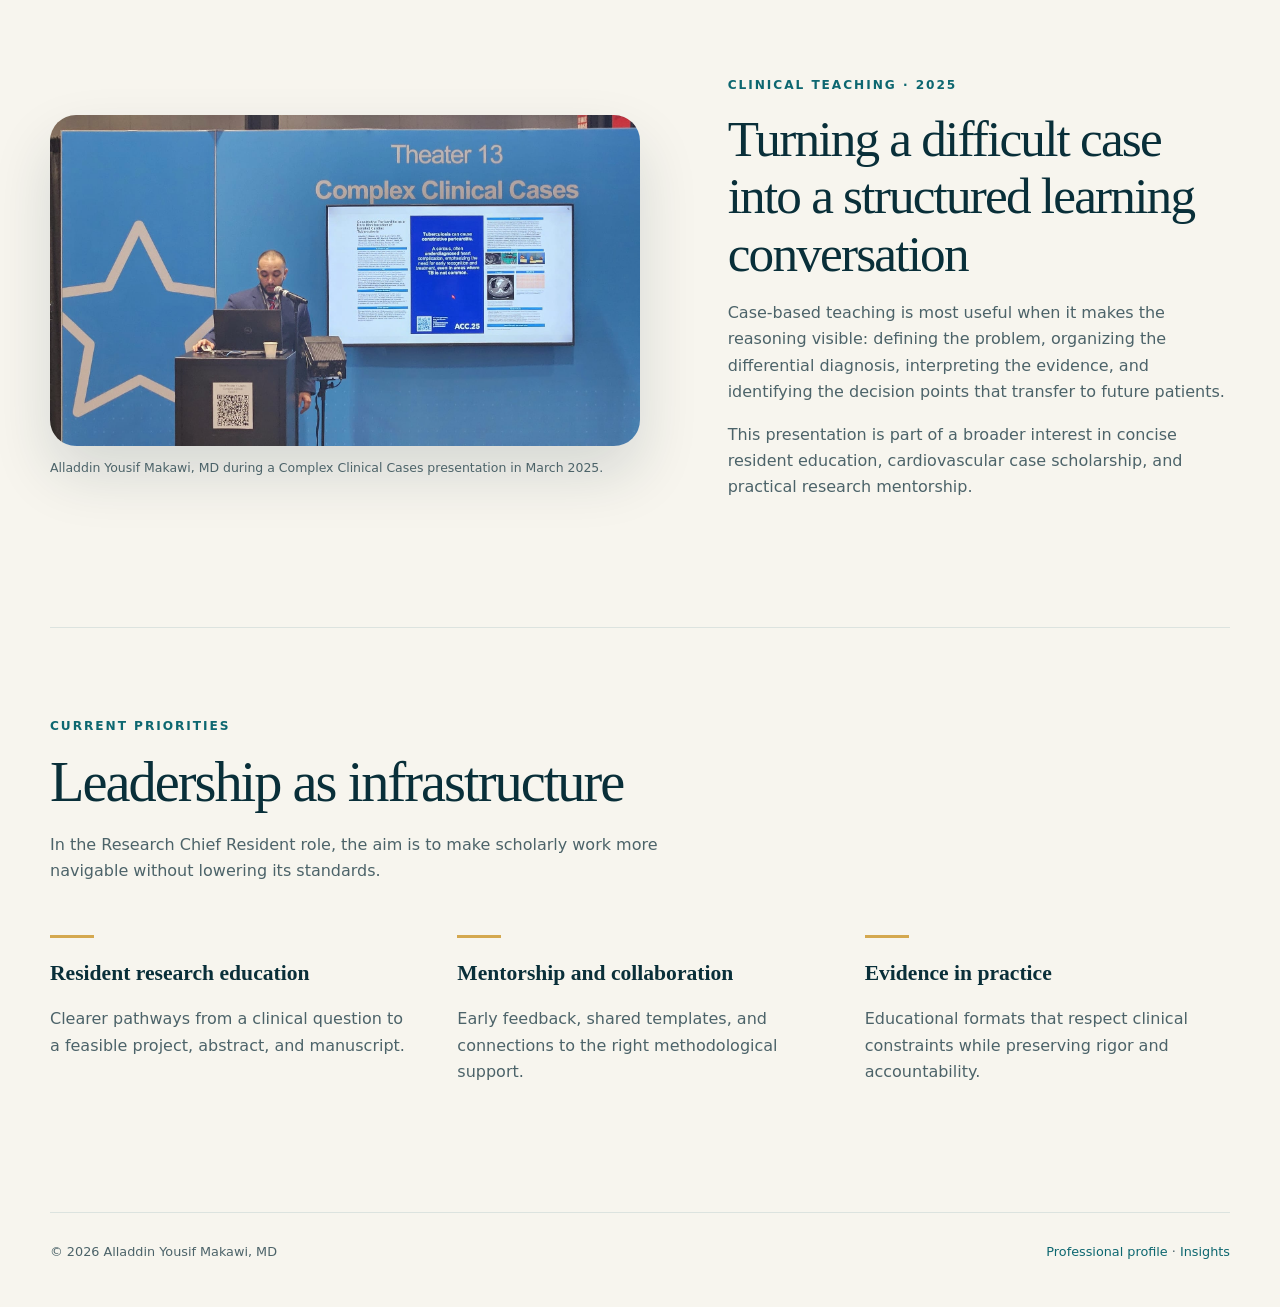
<file: leadership-and-teaching/index.html>
<!doctype html>
<html lang="en">
  <head>
    <meta charset="utf-8" />
    <meta name="viewport" content="width=device-width, initial-scale=1" />
    <title>Leadership &amp; Teaching | Alladdin Makawi, MD</title>
    <meta
      name="description"
      content="Leadership, resident education, and professional speaking by Alladdin Yousif Makawi, MD, including the 2025 Morehouse GME commencement address."
    />
    <meta name="author" content="Alladdin Yousif Makawi, MD" />
    <meta name="robots" content="index, follow, max-image-preview:large" />
    <meta name="theme-color" content="#092f39" />
    <link rel="canonical" href="https://alladdinmakawi.com/leadership-and-teaching/" />
    <link rel="icon" href="/public/favicon.svg" type="image/svg+xml" sizes="any" />
    <link rel="stylesheet" href="../styles.css" />
    <meta property="og:type" content="website" />
    <meta property="og:url" content="https://alladdinmakawi.com/leadership-and-teaching/" />
    <meta property="og:site_name" content="Alladdin Yousif Makawi, MD" />
    <meta property="og:title" content="Leadership &amp; Teaching | Alladdin Makawi, MD" />
    <meta
      property="og:description"
      content="Resident leadership, medical education, and professional speaking at Morehouse School of Medicine."
    />
    <meta
      property="og:image"
      content="https://alladdinmakawi.com/public/alladdin-makawi-md-morehouse-gme-commencement-speech-2025.jpg"
    />
    <meta
      property="og:image:alt"
      content="Alladdin Yousif Makawi, MD delivering a speech at the 2025 Morehouse GME commencement"
    />
    <meta name="twitter:card" content="summary_large_image" />
    <script type="application/ld+json">
      {
        "@context": "https://schema.org",
        "@graph": [
          {
            "@type": "ProfilePage",
            "@id": "https://alladdinmakawi.com/leadership-and-teaching/#page",
            "url": "https://alladdinmakawi.com/leadership-and-teaching/",
            "name": "Leadership and Teaching",
            "dateModified": "2026-07-29T20:30:00Z",
            "mainEntity": {
              "@type": "Person",
              "@id": "https://alladdinmakawi.com/#alladdin-makawi",
              "name": "Alladdin Yousif Makawi",
              "givenName": "Alladdin",
              "additionalName": "Yousif",
              "familyName": "Makawi",
              "honorificSuffix": "MD",
              "alternateName": [
                "Alladdin Makawi",
                "Alladdin Makawi, MD",
                "Alladdin Yousif Makawi, MD"
              ],
              "identifier": {
                "@type": "PropertyValue",
                "propertyID": "ORCID",
                "value": "0000-0002-7667-5923",
                "url": "https://orcid.org/0000-0002-7667-5923"
              },
              "url": "https://alladdinmakawi.com/"
            },
            "breadcrumb": {
              "@id": "https://alladdinmakawi.com/leadership-and-teaching/#breadcrumbs"
            },
            "primaryImageOfPage": {
              "@id": "https://alladdinmakawi.com/leadership-and-teaching/#commencement-image"
            },
            "image": [
              {
                "@id": "https://alladdinmakawi.com/leadership-and-teaching/#commencement-image"
              },
              {
                "@id": "https://alladdinmakawi.com/leadership-and-teaching/#teaching-image"
              }
            ]
          },
          {
            "@type": "ImageObject",
            "@id": "https://alladdinmakawi.com/leadership-and-teaching/#commencement-image",
            "contentUrl": "https://alladdinmakawi.com/public/alladdin-makawi-md-morehouse-gme-commencement-speech-2025.jpg",
            "width": 1031,
            "height": 1375,
            "caption": "Alladdin Yousif Makawi, MD delivering the Class of 2025 Morehouse GME commencement address"
          },
          {
            "@type": "ImageObject",
            "@id": "https://alladdinmakawi.com/leadership-and-teaching/#teaching-image",
            "contentUrl": "https://alladdinmakawi.com/public/alladdin-makawi-md-complex-clinical-cases-2025.jpg",
            "width": 1777,
            "height": 999,
            "caption": "Alladdin Yousif Makawi, MD speaking during a Complex Clinical Cases presentation in 2025"
          },
          {
            "@type": "BreadcrumbList",
            "@id": "https://alladdinmakawi.com/leadership-and-teaching/#breadcrumbs",
            "itemListElement": [
              {
                "@type": "ListItem",
                "position": 1,
                "name": "Home",
                "item": "https://alladdinmakawi.com/"
              },
              {
                "@type": "ListItem",
                "position": 2,
                "name": "Leadership and Teaching",
                "item": "https://alladdinmakawi.com/leadership-and-teaching/"
              }
            ]
          }
        ]
      }
    </script>
  </head>
  <body>
    <a class="skip-link" href="#main">Skip to content</a>
    <header class="site-header">
      <a class="wordmark" href="../" aria-label="Alladdin Yousif Makawi, MD, home">
        <span class="wordmark-mark" aria-hidden="true">AM</span>
        <span>Alladdin Makawi, MD</span>
      </a>
      <nav aria-label="Primary navigation">
        <a href="../#about">About</a>
        <a href="../presentations/">Presentations</a>
        <a href="../insights/">Insights</a>
        <a aria-current="page" href="./">Leadership</a>
        <a class="nav-cta" href="../#connect">Connect</a>
      </nav>
    </header>

    <main id="main" tabindex="-1">
      <section class="work-hero">
        <nav class="breadcrumbs" aria-label="Breadcrumb">
          <a href="../">Home</a>
          <span aria-hidden="true">/</span>
          <span aria-current="page">Leadership and teaching</span>
        </nav>
        <p class="eyebrow">Leadership · teaching · service</p>
        <h1>Helping people do rigorous work with greater confidence</h1>
        <p class="work-intro">
          Resident leadership, medical education, and professional speaking by Alladdin
          Yousif Makawi, MD.
        </p>
      </section>

      <section class="section story-feature reverse" aria-labelledby="commencement-speech">
        <figure class="story-image story-image-portrait">
          <img
            src="../public/alladdin-makawi-md-morehouse-gme-commencement-speech-2025.jpg"
            alt="Alladdin Yousif Makawi, MD delivering a speech at the 2025 Morehouse GME commencement"
            width="1031"
            height="1375"
          />
          <figcaption>
            Alladdin Yousif Makawi, MD speaking at the Morehouse GME graduation for the
            Class of 2025.
          </figcaption>
        </figure>
        <div class="story-copy">
          <p class="eyebrow">Resident leadership · 2024–2025</p>
          <h2 id="commencement-speech">Representing residents and fellows at commencement</h2>
          <p>
            As President of the Morehouse Resident and Fellow Association during the
            2024–2025 academic year, Alladdin Yousif Makawi, MD was invited to deliver a
            commencement speech at the Morehouse GME graduation for residents and
            fellows in the Class of 2025.
          </p>
          <p>
            The role centered on representing trainee perspectives, supporting
            communication across programs, and recognizing the shared work behind each
            graduate’s milestone.
          </p>
        </div>
      </section>

      <section class="section story-feature" aria-labelledby="clinical-cases">
        <figure class="story-image story-image-wide">
          <img
            src="../public/alladdin-makawi-md-complex-clinical-cases-2025.jpg"
            alt="Alladdin Yousif Makawi, MD speaking during a Complex Clinical Cases presentation"
            width="1777"
            height="999"
            loading="lazy"
          />
          <figcaption>
            Alladdin Yousif Makawi, MD during a Complex Clinical Cases presentation in
            March 2025.
          </figcaption>
        </figure>
        <div class="story-copy">
          <p class="eyebrow">Clinical teaching · 2025</p>
          <h2 id="clinical-cases">Turning a difficult case into a structured learning conversation</h2>
          <p>
            Case-based teaching is most useful when it makes the reasoning visible:
            defining the problem, organizing the differential diagnosis, interpreting
            the evidence, and identifying the decision points that transfer to future
            patients.
          </p>
          <p>
            This presentation is part of a broader interest in concise resident
            education, cardiovascular case scholarship, and practical research
            mentorship.
          </p>
        </div>
      </section>

      <section class="section values-strip" aria-labelledby="current-priorities">
        <div class="section-heading">
          <p class="eyebrow">Current priorities</p>
          <h2 id="current-priorities">Leadership as infrastructure</h2>
          <p>
            In the Research Chief Resident role, the aim is to make scholarly work more
            navigable without lowering its standards.
          </p>
        </div>
        <div class="teaching-grid">
          <article>
            <h3>Resident research education</h3>
            <p>Clearer pathways from a clinical question to a feasible project, abstract, and manuscript.</p>
          </article>
          <article>
            <h3>Mentorship and collaboration</h3>
            <p>Early feedback, shared templates, and connections to the right methodological support.</p>
          </article>
          <article>
            <h3>Evidence in practice</h3>
            <p>Educational formats that respect clinical constraints while preserving rigor and accountability.</p>
          </article>
        </div>
      </section>
    </main>

    <footer>
      <p>© 2026 Alladdin Yousif Makawi, MD</p>
      <p><a href="../">Professional profile</a> · <a href="../insights/">Insights</a></p>
    </footer>
  </body>
</html>
</file>
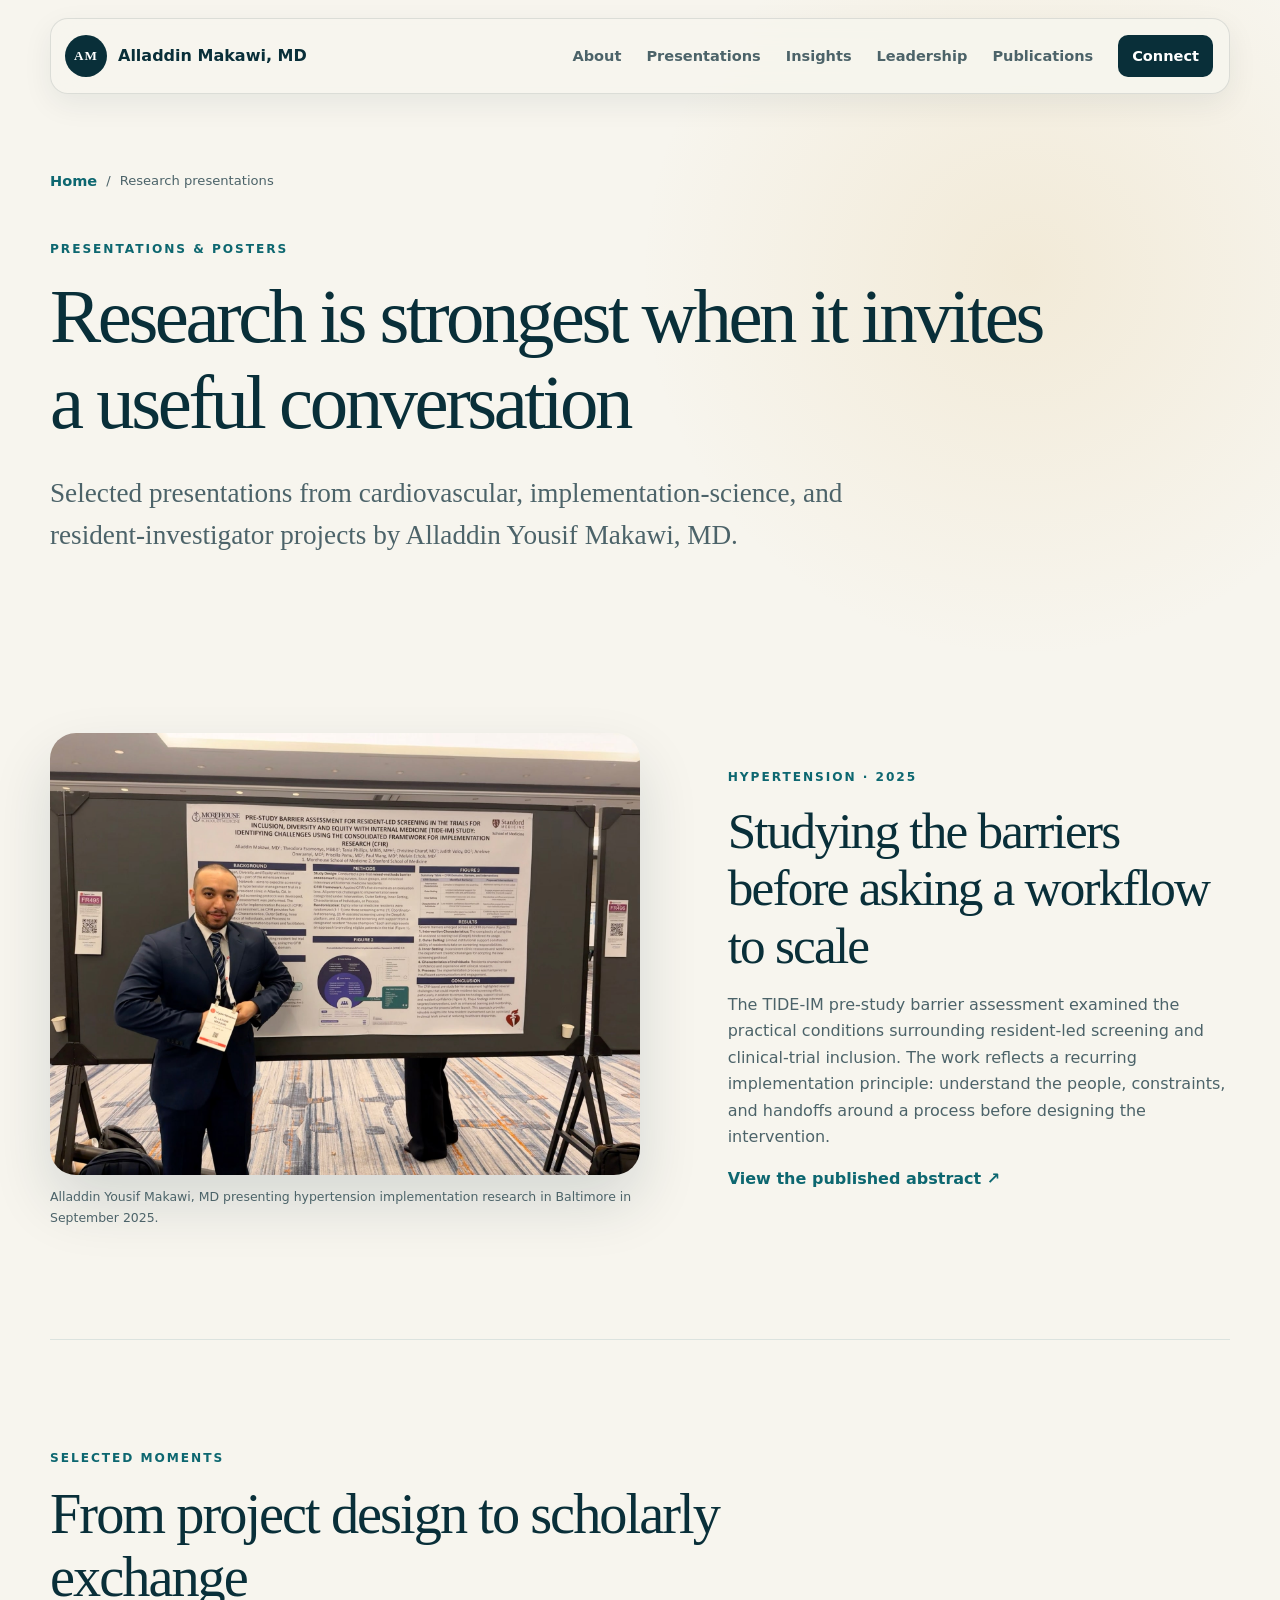
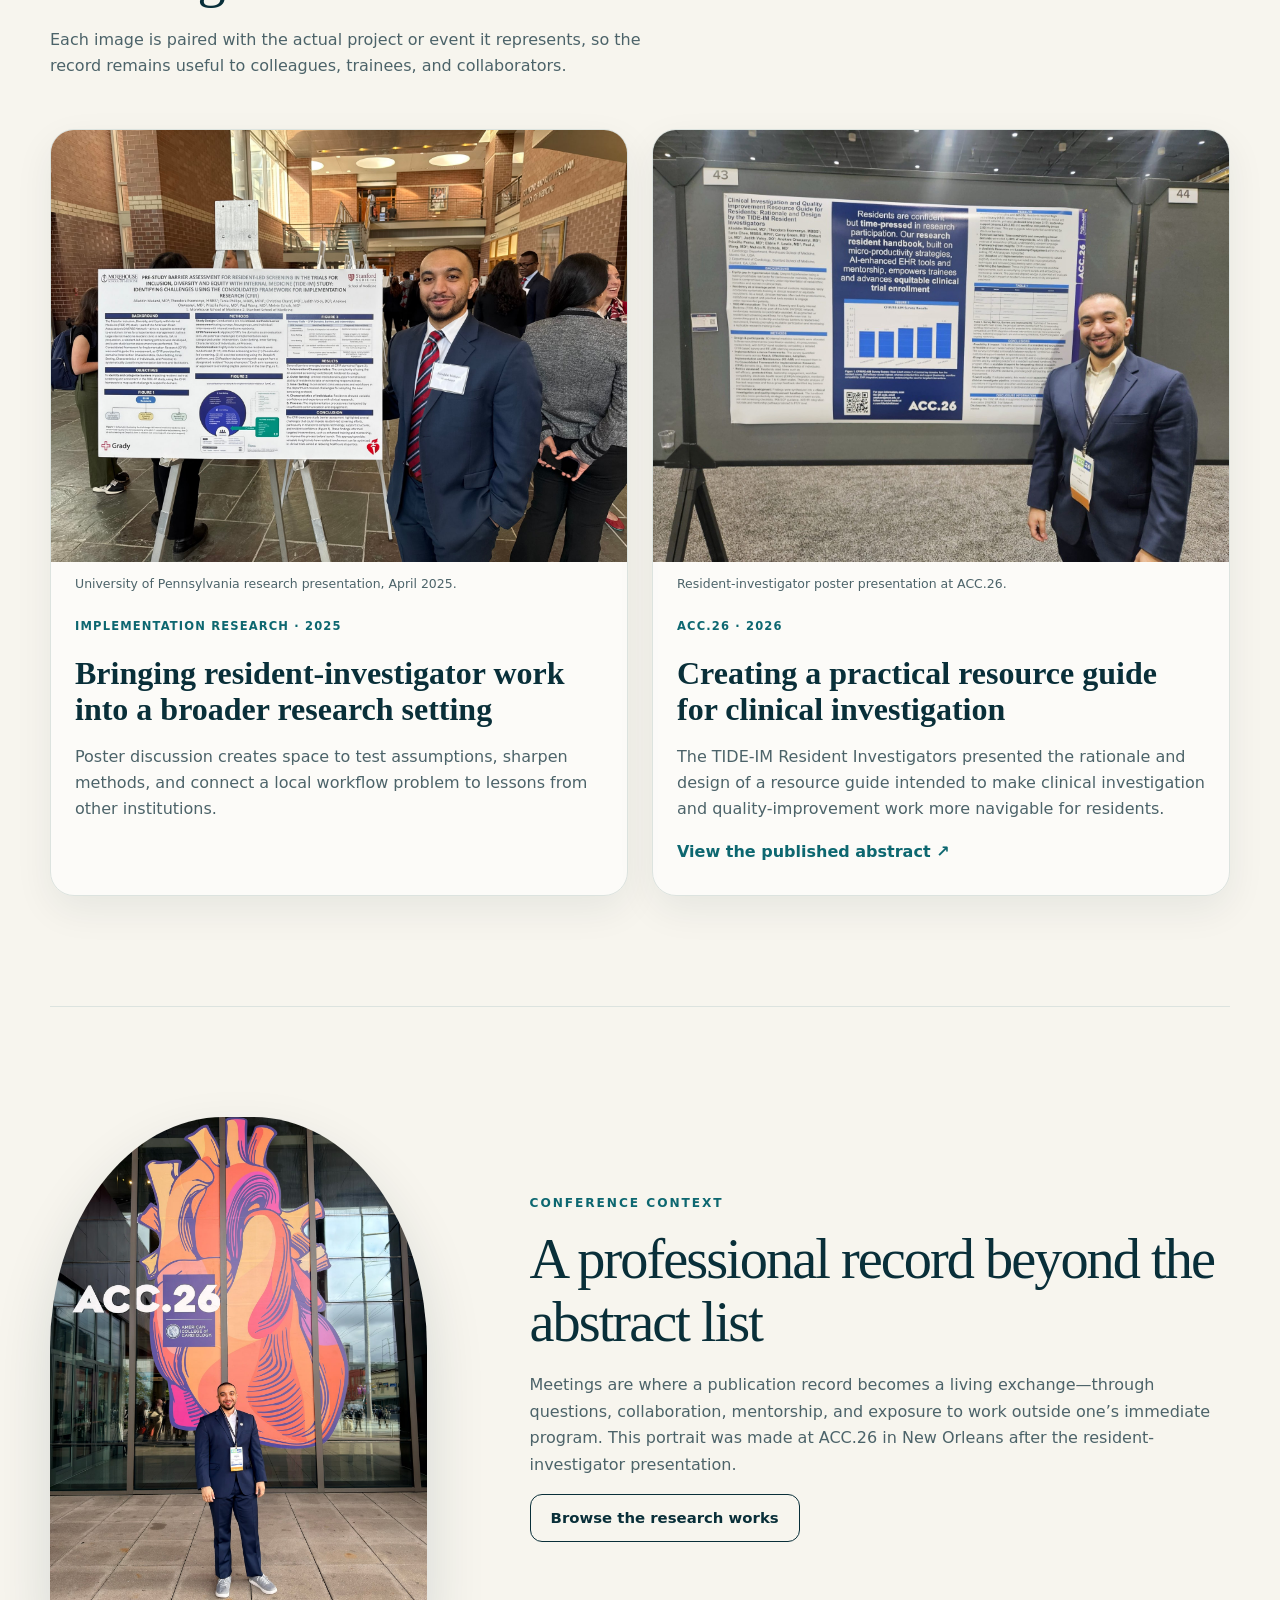
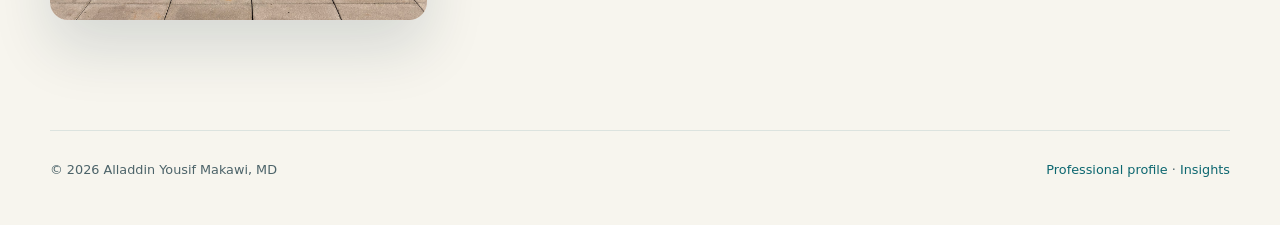
<file: presentations/index.html>
<!doctype html>
<html lang="en">
  <head>
    <meta charset="utf-8" />
    <meta name="viewport" content="width=device-width, initial-scale=1" />
    <title>Research Presentations | Alladdin Makawi, MD</title>
    <meta
      name="description"
      content="Selected cardiovascular research presentations by Alladdin Yousif Makawi, MD, including resident-investigator, hypertension, and implementation-science work."
    />
    <meta name="author" content="Alladdin Yousif Makawi, MD" />
    <meta name="robots" content="index, follow, max-image-preview:large" />
    <meta name="theme-color" content="#092f39" />
    <link rel="canonical" href="https://alladdinmakawi.com/presentations/" />
    <link rel="icon" href="/public/favicon.svg" type="image/svg+xml" sizes="any" />
    <link rel="stylesheet" href="../styles.css" />
    <meta property="og:type" content="website" />
    <meta property="og:url" content="https://alladdinmakawi.com/presentations/" />
    <meta property="og:site_name" content="Alladdin Yousif Makawi, MD" />
    <meta property="og:title" content="Research Presentations | Alladdin Makawi, MD" />
    <meta
      property="og:description"
      content="Selected cardiovascular research presentations, posters, and implementation-science work."
    />
    <meta
      property="og:image"
      content="https://alladdinmakawi.com/public/alladdin-makawi-md-hypertension-research-presentation-2025.jpg"
    />
    <meta
      property="og:image:alt"
      content="Alladdin Yousif Makawi, MD beside a hypertension research poster in Baltimore"
    />
    <meta name="twitter:card" content="summary_large_image" />
    <script type="application/ld+json">
      {
        "@context": "https://schema.org",
        "@graph": [
          {
            "@type": "CollectionPage",
            "@id": "https://alladdinmakawi.com/presentations/#page",
            "url": "https://alladdinmakawi.com/presentations/",
            "name": "Research Presentations",
            "description": "Selected cardiovascular research presentations by Alladdin Yousif Makawi, MD.",
            "dateModified": "2026-07-29T20:30:00Z",
            "about": {
              "@id": "https://alladdinmakawi.com/#alladdin-makawi"
            },
            "primaryImageOfPage": {
              "@id": "https://alladdinmakawi.com/presentations/#hypertension-image"
            },
            "breadcrumb": {
              "@id": "https://alladdinmakawi.com/presentations/#breadcrumbs"
            },
            "image": [
              {
                "@id": "https://alladdinmakawi.com/presentations/#hypertension-image"
              },
              {
                "@id": "https://alladdinmakawi.com/presentations/#upenn-image"
              },
              {
                "@id": "https://alladdinmakawi.com/presentations/#acc26-image"
              },
              {
                "@id": "https://alladdinmakawi.com/presentations/#acc26-portrait"
              }
            ]
          },
          {
            "@type": "ImageObject",
            "@id": "https://alladdinmakawi.com/presentations/#hypertension-image",
            "contentUrl": "https://alladdinmakawi.com/public/alladdin-makawi-md-hypertension-research-presentation-2025.jpg",
            "width": 1800,
            "height": 1350,
            "caption": "Alladdin Yousif Makawi, MD presenting hypertension implementation research in Baltimore in 2025"
          },
          {
            "@type": "ImageObject",
            "@id": "https://alladdinmakawi.com/presentations/#upenn-image",
            "contentUrl": "https://alladdinmakawi.com/public/alladdin-makawi-md-upenn-research-poster-2025.jpg",
            "width": 1800,
            "height": 1350,
            "caption": "Alladdin Yousif Makawi, MD with a research poster at the University of Pennsylvania in 2025"
          },
          {
            "@type": "ImageObject",
            "@id": "https://alladdinmakawi.com/presentations/#acc26-image",
            "contentUrl": "https://alladdinmakawi.com/public/alladdin-makawi-acc26-poster.jpg",
            "width": 1600,
            "height": 1200,
            "caption": "Alladdin Yousif Makawi, MD presenting resident-investigator research at ACC.26"
          },
          {
            "@type": "ImageObject",
            "@id": "https://alladdinmakawi.com/presentations/#acc26-portrait",
            "contentUrl": "https://alladdinmakawi.com/public/alladdin-makawi-md-acc26-conference-portrait.jpg",
            "width": 1350,
            "height": 1800,
            "caption": "Alladdin Yousif Makawi, MD at ACC.26 in New Orleans"
          },
          {
            "@type": "BreadcrumbList",
            "@id": "https://alladdinmakawi.com/presentations/#breadcrumbs",
            "itemListElement": [
              {
                "@type": "ListItem",
                "position": 1,
                "name": "Home",
                "item": "https://alladdinmakawi.com/"
              },
              {
                "@type": "ListItem",
                "position": 2,
                "name": "Research Presentations",
                "item": "https://alladdinmakawi.com/presentations/"
              }
            ]
          }
        ]
      }
    </script>
  </head>
  <body>
    <a class="skip-link" href="#main">Skip to content</a>
    <header class="site-header">
      <a class="wordmark" href="../" aria-label="Alladdin Yousif Makawi, MD, home">
        <span class="wordmark-mark" aria-hidden="true">AM</span>
        <span>Alladdin Makawi, MD</span>
      </a>
      <nav aria-label="Primary navigation">
        <a href="../#about">About</a>
        <a aria-current="page" href="./">Presentations</a>
        <a href="../insights/">Insights</a>
        <a href="../leadership-and-teaching/">Leadership</a>
        <a href="../#publications">Publications</a>
        <a class="nav-cta" href="../#connect">Connect</a>
      </nav>
    </header>

    <main id="main" tabindex="-1">
      <section class="work-hero">
        <nav class="breadcrumbs" aria-label="Breadcrumb">
          <a href="../">Home</a>
          <span aria-hidden="true">/</span>
          <span aria-current="page">Research presentations</span>
        </nav>
        <p class="eyebrow">Presentations &amp; posters</p>
        <h1>Research is strongest when it invites a useful conversation</h1>
        <p class="work-intro">
          Selected presentations from cardiovascular, implementation-science, and
          resident-investigator projects by Alladdin Yousif Makawi, MD.
        </p>
      </section>

      <section class="section story-feature" aria-labelledby="hypertension-presentation">
        <figure class="story-image">
          <img
            src="../public/alladdin-makawi-md-hypertension-research-presentation-2025.jpg"
            alt="Alladdin Yousif Makawi, MD beside a hypertension research poster in Baltimore"
            width="1800"
            height="1350"
          />
          <figcaption>
            Alladdin Yousif Makawi, MD presenting hypertension implementation research
            in Baltimore in September 2025.
          </figcaption>
        </figure>
        <div class="story-copy">
          <p class="eyebrow">Hypertension · 2025</p>
          <h2 id="hypertension-presentation">Studying the barriers before asking a workflow to scale</h2>
          <p>
            The TIDE-IM pre-study barrier assessment examined the practical conditions
            surrounding resident-led screening and clinical-trial inclusion. The work
            reflects a recurring implementation principle: understand the people,
            constraints, and handoffs around a process before designing the intervention.
          </p>
          <a class="text-link" href="https://doi.org/10.1161/hyp.82.suppl_1.FR495"
            >View the published abstract <span aria-hidden="true">↗</span></a
          >
        </div>
      </section>

      <section class="section" aria-labelledby="presentation-timeline">
        <div class="section-heading">
          <p class="eyebrow">Selected moments</p>
          <h2 id="presentation-timeline">From project design to scholarly exchange</h2>
          <p>
            Each image is paired with the actual project or event it represents, so the
            record remains useful to colleagues, trainees, and collaborators.
          </p>
        </div>
        <div class="story-grid">
          <article class="story-card">
            <figure>
              <img
                src="../public/alladdin-makawi-md-upenn-research-poster-2025.jpg"
                alt="Alladdin Yousif Makawi, MD standing beside a research poster at the University of Pennsylvania"
                width="1800"
                height="1350"
                loading="lazy"
              />
              <figcaption>University of Pennsylvania research presentation, April 2025.</figcaption>
            </figure>
            <div>
              <p class="work-meta">Implementation research · 2025</p>
              <h3>Bringing resident-investigator work into a broader research setting</h3>
              <p>
                Poster discussion creates space to test assumptions, sharpen methods,
                and connect a local workflow problem to lessons from other institutions.
              </p>
            </div>
          </article>

          <article class="story-card">
            <figure>
              <img
                src="../public/alladdin-makawi-acc26-poster.jpg"
                alt="Alladdin Yousif Makawi, MD presenting resident-investigator research at ACC.26"
                width="1600"
                height="1200"
                loading="lazy"
              />
              <figcaption>Resident-investigator poster presentation at ACC.26.</figcaption>
            </figure>
            <div>
              <p class="work-meta">ACC.26 · 2026</p>
              <h3>Creating a practical resource guide for clinical investigation</h3>
              <p>
                The TIDE-IM Resident Investigators presented the rationale and design of
                a resource guide intended to make clinical investigation and
                quality-improvement work more navigable for residents.
              </p>
              <a class="text-link" href="https://doi.org/10.1016/j.jacc.2026.02.602"
                >View the published abstract <span aria-hidden="true">↗</span></a
              >
            </div>
          </article>
        </div>
      </section>

      <section class="section portrait-story" aria-labelledby="conference-context">
        <figure class="portrait-story-image">
          <img
            src="../public/alladdin-makawi-md-acc26-conference-portrait.jpg"
            alt="Alladdin Yousif Makawi, MD at the ACC.26 heart installation in New Orleans"
            width="1350"
            height="1800"
            loading="lazy"
          />
        </figure>
        <div>
          <p class="eyebrow">Conference context</p>
          <h2 id="conference-context">A professional record beyond the abstract list</h2>
          <p>
            Meetings are where a publication record becomes a living exchange—through
            questions, collaboration, mentorship, and exposure to work outside one’s
            immediate program. This portrait was made at ACC.26 in New Orleans after the
            resident-investigator presentation.
          </p>
          <a class="button secondary" href="../#publications">Browse the research works</a>
        </div>
      </section>
    </main>

    <footer>
      <p>© 2026 Alladdin Yousif Makawi, MD</p>
      <p><a href="../">Professional profile</a> · <a href="../insights/">Insights</a></p>
    </footer>
  </body>
</html>
</file>
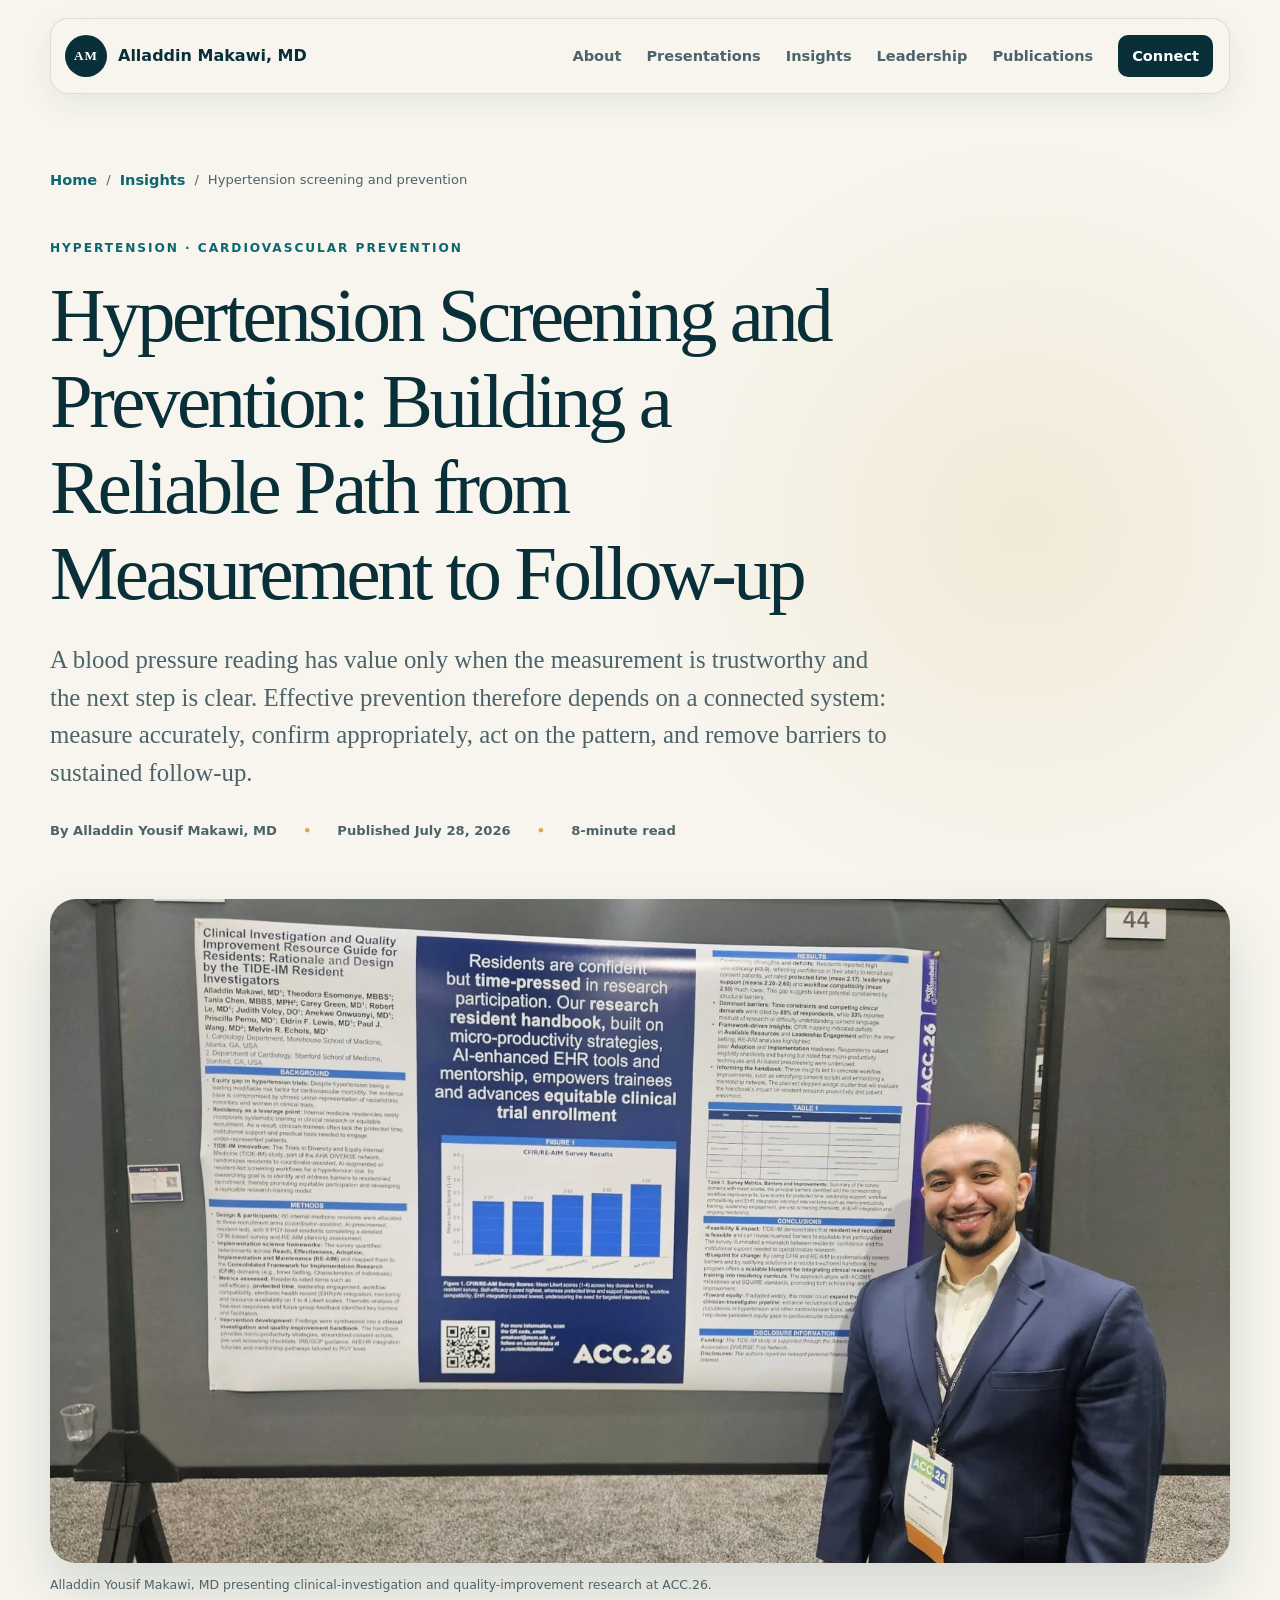
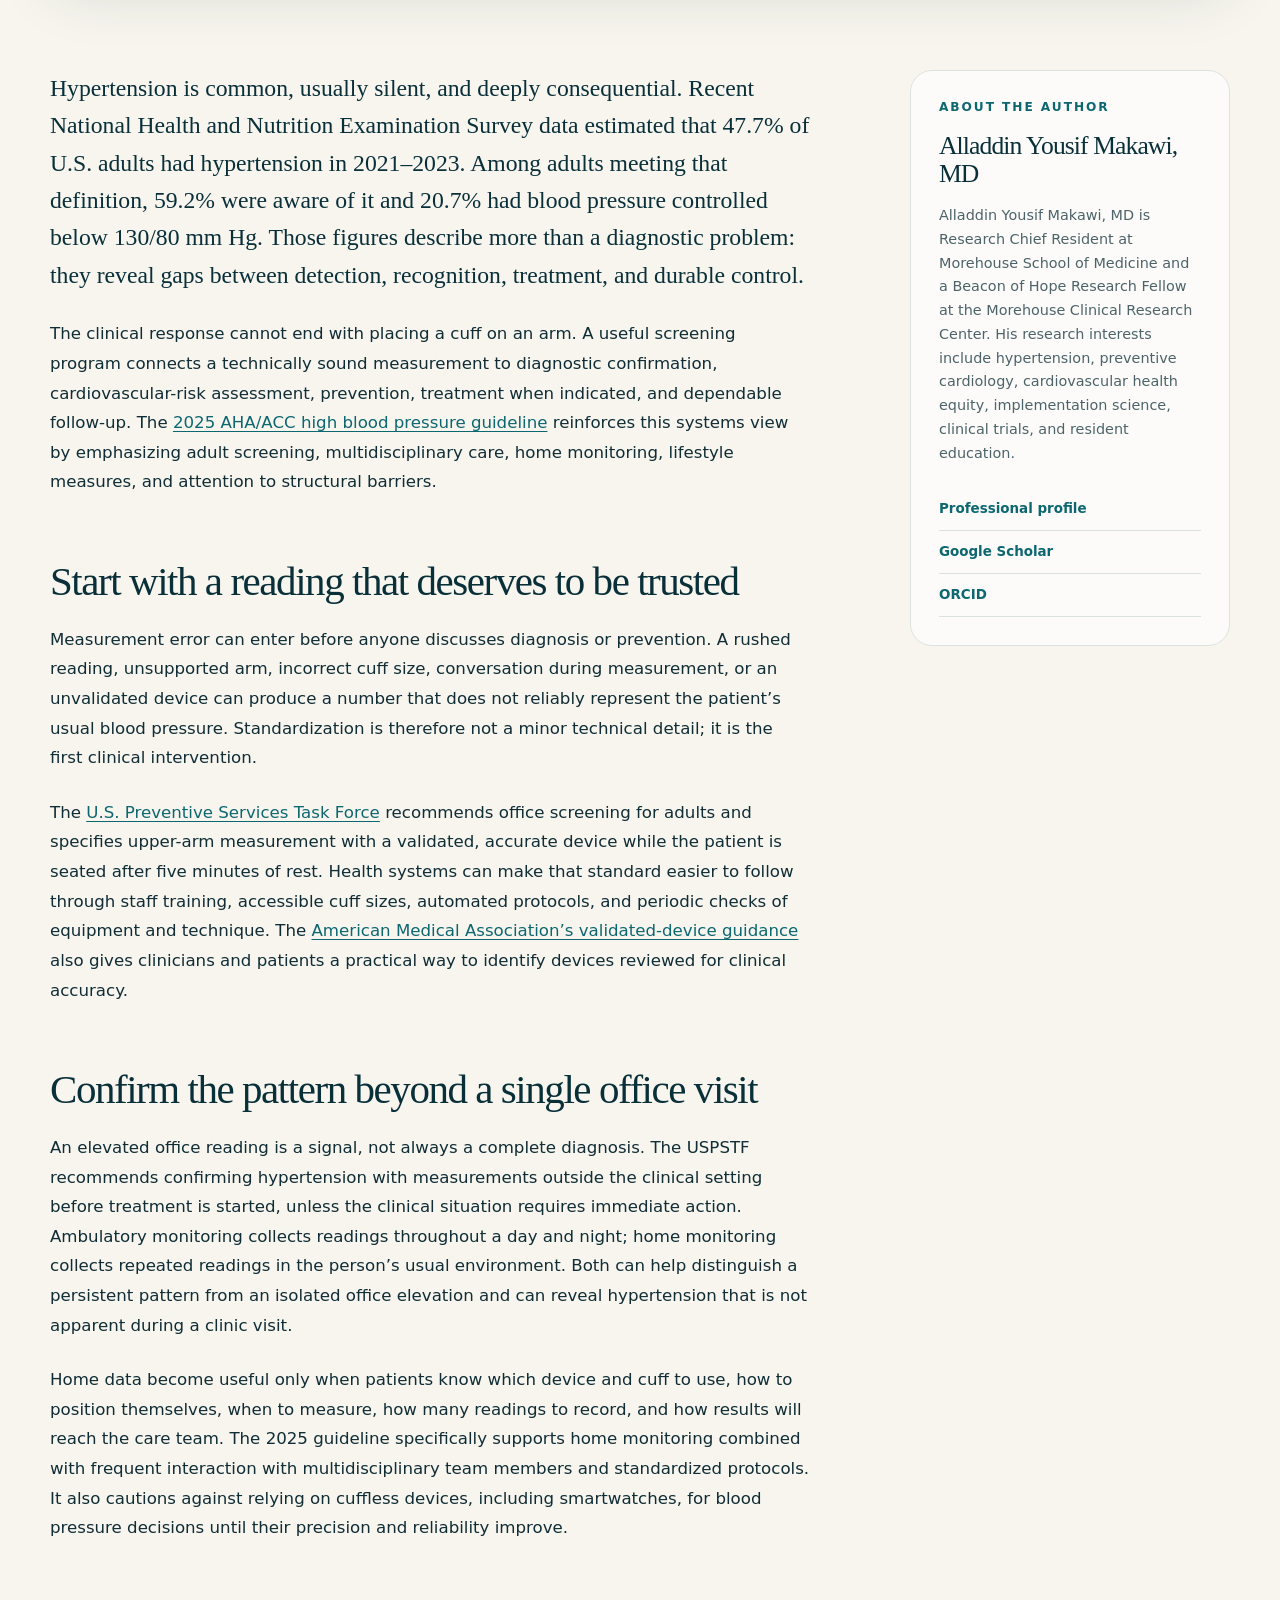
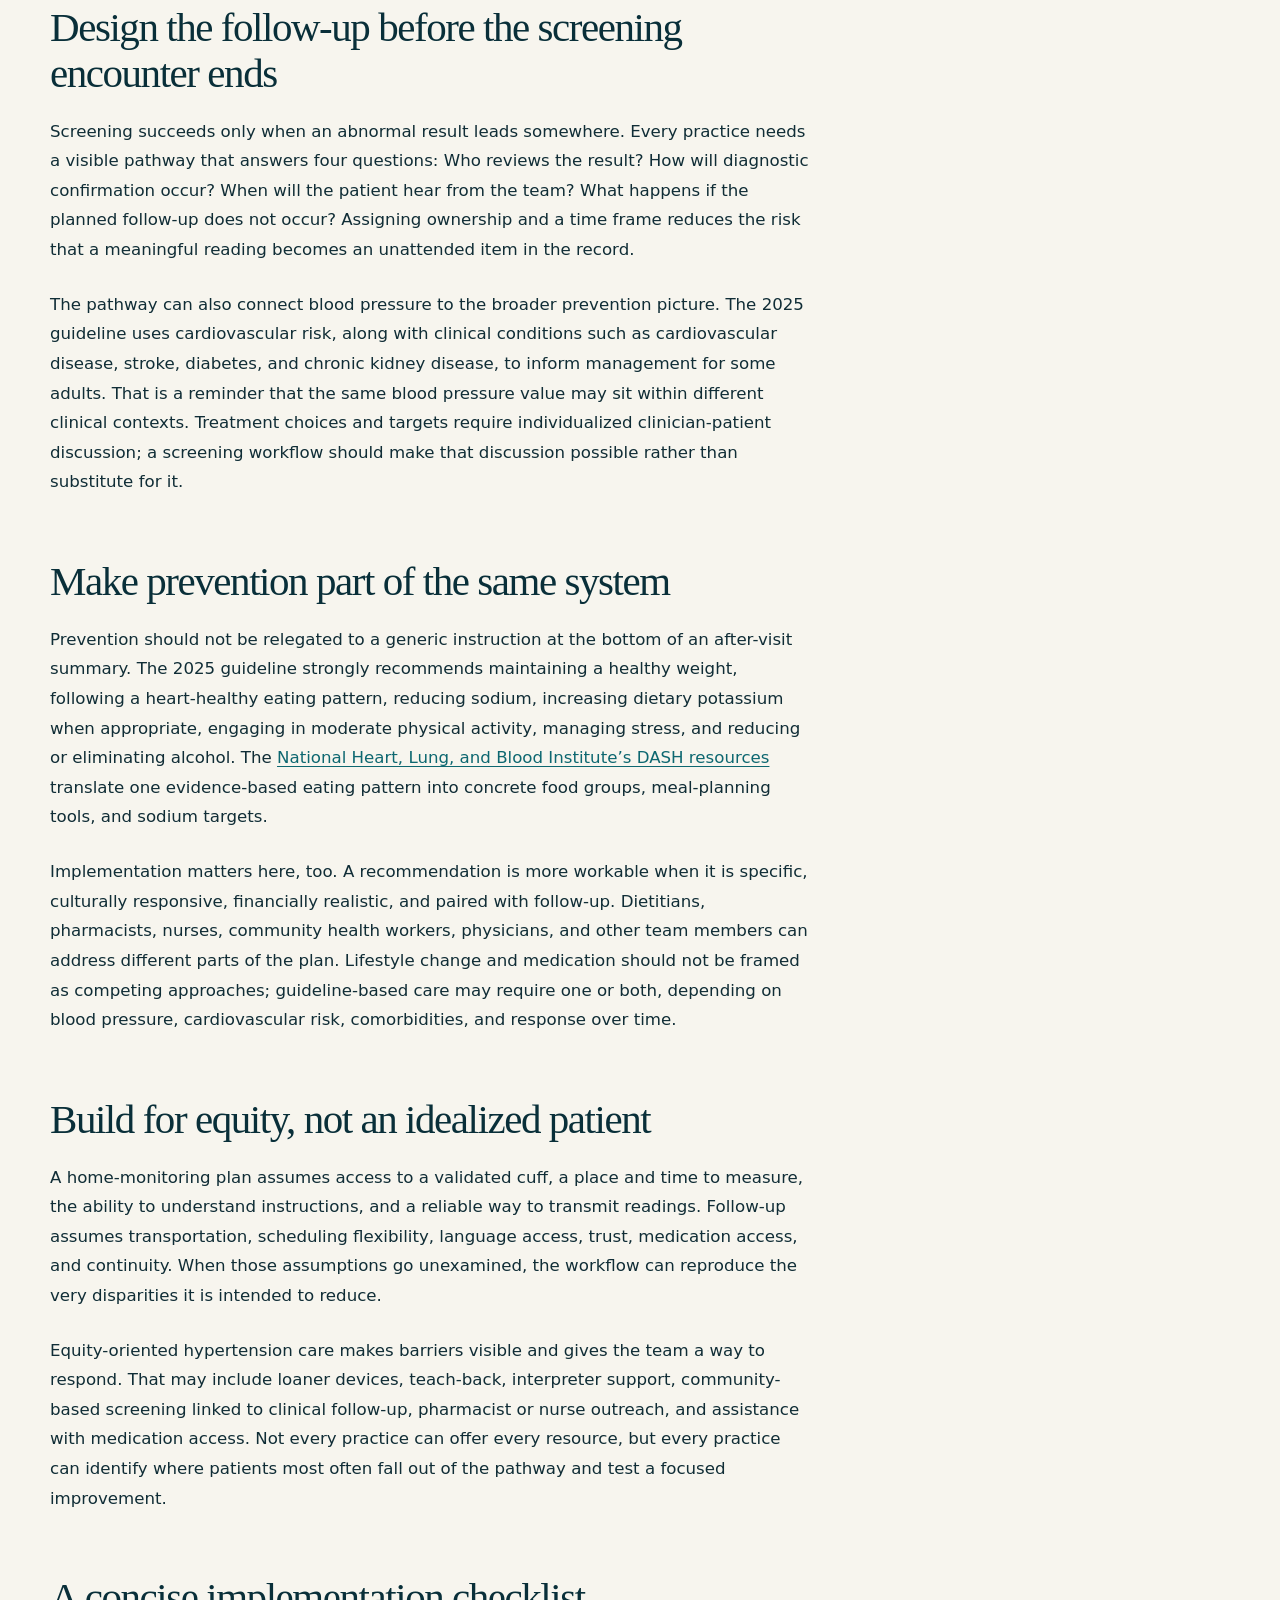
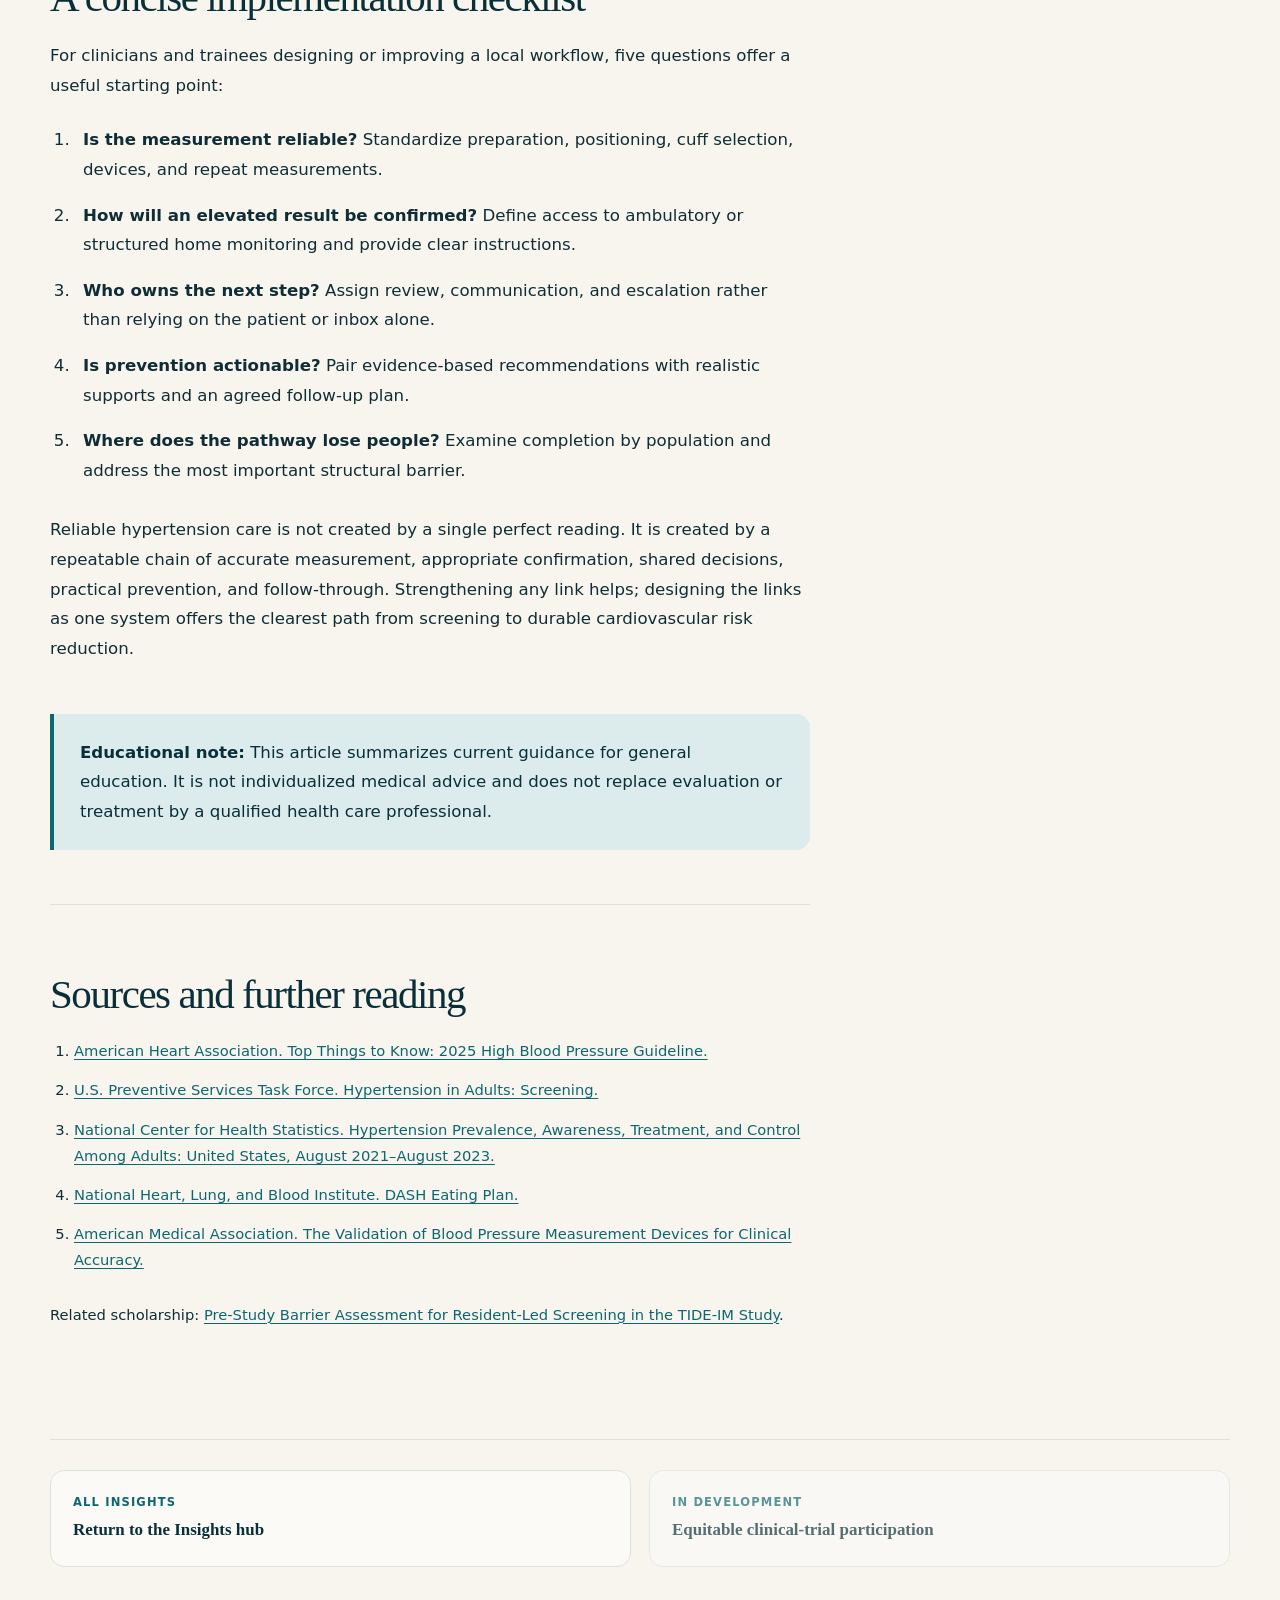
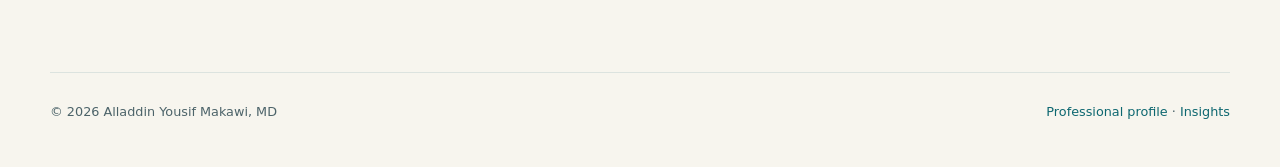
<file: insights/hypertension-screening-and-prevention/index.html>
<!doctype html>
<html lang="en">
  <head>
    <meta charset="utf-8" />
    <meta name="viewport" content="width=device-width, initial-scale=1" />
    <title>Hypertension Screening and Prevention | Alladdin Makawi, MD</title>
    <meta
      name="description"
      content="An evidence-based framework for accurate blood pressure measurement, diagnostic confirmation, reliable follow-up, prevention, and equitable hypertension care."
    />
    <meta name="author" content="Alladdin Yousif Makawi, MD" />
    <meta name="robots" content="index, follow, max-image-preview:large" />
    <meta name="theme-color" content="#092f39" />
    <link
      rel="canonical"
      href="https://alladdinmakawi.com/insights/hypertension-screening-and-prevention/"
    />
    <link rel="icon" href="/public/favicon.svg" type="image/svg+xml" sizes="any" />
    <meta property="og:type" content="article" />
    <meta
      property="og:url"
      content="https://alladdinmakawi.com/insights/hypertension-screening-and-prevention/"
    />
    <meta property="og:site_name" content="Alladdin Yousif Makawi, MD" />
    <meta
      property="og:title"
      content="Hypertension Screening and Prevention: Building a Reliable Path from Measurement to Follow-up"
    />
    <meta
      property="og:description"
      content="A practical framework for accurate measurement, out-of-office confirmation, dependable follow-up, prevention, and equitable care."
    />
    <meta
      property="og:image"
      content="https://alladdinmakawi.com/public/alladdin-makawi-acc26-poster.jpg"
    />
    <meta property="og:image:width" content="1600" />
    <meta property="og:image:height" content="1200" />
    <meta
      property="og:image:alt"
      content="Alladdin Yousif Makawi, MD presenting research at ACC.26"
    />
    <meta property="article:published_time" content="2026-07-28T21:50:00Z" />
    <meta property="article:modified_time" content="2026-07-29T20:30:00Z" />
    <meta property="article:author" content="Alladdin Yousif Makawi, MD" />
    <meta name="twitter:card" content="summary_large_image" />
    <meta
      name="twitter:title"
      content="Hypertension Screening and Prevention | Alladdin Makawi, MD"
    />
    <meta
      name="twitter:description"
      content="A practical framework for accurate measurement, confirmation, follow-up, prevention, and equitable care."
    />
    <meta
      name="twitter:image"
      content="https://alladdinmakawi.com/public/alladdin-makawi-acc26-poster.jpg"
    />
    <link rel="stylesheet" href="../../styles.css" />
    <script type="application/ld+json">
      {
        "@context": "https://schema.org",
        "@graph": [
          {
            "@type": "BlogPosting",
            "@id": "https://alladdinmakawi.com/insights/hypertension-screening-and-prevention/#article",
            "url": "https://alladdinmakawi.com/insights/hypertension-screening-and-prevention/",
            "headline": "Hypertension Screening and Prevention: Building a Reliable Path from Measurement to Follow-up",
            "description": "An evidence-based framework for accurate blood pressure measurement, diagnostic confirmation, reliable follow-up, prevention, and equitable hypertension care.",
            "datePublished": "2026-07-28T21:50:00Z",
            "dateModified": "2026-07-29T20:30:00Z",
            "inLanguage": "en-US",
            "author": {
              "@type": "Person",
              "@id": "https://alladdinmakawi.com/#alladdin-makawi",
              "name": "Alladdin Yousif Makawi",
              "givenName": "Alladdin",
              "additionalName": "Yousif",
              "familyName": "Makawi",
              "honorificSuffix": "MD",
              "alternateName": [
                "Alladdin Makawi",
                "Alladdin Makawi, MD",
                "Alladdin Yousif Makawi, MD"
              ],
              "identifier": {
                "@type": "PropertyValue",
                "propertyID": "ORCID",
                "value": "0000-0002-7667-5923",
                "url": "https://orcid.org/0000-0002-7667-5923"
              },
              "url": "https://alladdinmakawi.com/"
            },
            "publisher": {
              "@id": "https://alladdinmakawi.com/#alladdin-makawi"
            },
            "mainEntityOfPage": {
              "@id": "https://alladdinmakawi.com/insights/hypertension-screening-and-prevention/#page"
            },
            "image": {
              "@id": "https://alladdinmakawi.com/insights/hypertension-screening-and-prevention/#primary-image"
            },
            "about": [
              {
                "@type": "MedicalCondition",
                "name": "Hypertension"
              },
              {
                "@type": "Thing",
                "name": "Blood pressure screening"
              },
              {
                "@type": "Thing",
                "name": "Cardiovascular prevention"
              },
              {
                "@type": "Thing",
                "name": "Health equity"
              }
            ],
            "citation": [
              "https://doi.org/10.1161/CIR.0000000000001356",
              "https://www.uspreventiveservicestaskforce.org/uspstf/recommendation/hypertension-in-adults-screening",
              "https://www.cdc.gov/nchs/products/databriefs/db511.htm",
              "https://www.nhlbi.nih.gov/health/dash-eating-plan"
            ]
          },
          {
            "@type": "WebPage",
            "@id": "https://alladdinmakawi.com/insights/hypertension-screening-and-prevention/#page",
            "url": "https://alladdinmakawi.com/insights/hypertension-screening-and-prevention/",
            "name": "Hypertension Screening and Prevention",
            "datePublished": "2026-07-28T21:50:00Z",
            "dateModified": "2026-07-29T20:30:00Z",
            "inLanguage": "en-US",
            "primaryImageOfPage": {
              "@id": "https://alladdinmakawi.com/insights/hypertension-screening-and-prevention/#primary-image"
            },
            "breadcrumb": {
              "@id": "https://alladdinmakawi.com/insights/hypertension-screening-and-prevention/#breadcrumbs"
            }
          },
          {
            "@type": "ImageObject",
            "@id": "https://alladdinmakawi.com/insights/hypertension-screening-and-prevention/#primary-image",
            "url": "https://alladdinmakawi.com/public/alladdin-makawi-acc26-poster.jpg",
            "contentUrl": "https://alladdinmakawi.com/public/alladdin-makawi-acc26-poster.jpg",
            "width": 1600,
            "height": 1200,
            "caption": "Alladdin Yousif Makawi, MD presenting clinical-investigation and quality-improvement research at ACC.26"
          },
          {
            "@type": "BreadcrumbList",
            "@id": "https://alladdinmakawi.com/insights/hypertension-screening-and-prevention/#breadcrumbs",
            "itemListElement": [
              {
                "@type": "ListItem",
                "position": 1,
                "name": "Home",
                "item": "https://alladdinmakawi.com/"
              },
              {
                "@type": "ListItem",
                "position": 2,
                "name": "Insights",
                "item": "https://alladdinmakawi.com/insights/"
              },
              {
                "@type": "ListItem",
                "position": 3,
                "name": "Hypertension Screening and Prevention",
                "item": "https://alladdinmakawi.com/insights/hypertension-screening-and-prevention/"
              }
            ]
          }
        ]
      }
    </script>
  </head>
  <body>
    <a class="skip-link" href="#main">Skip to content</a>
    <header class="site-header">
      <a class="wordmark" href="../../" aria-label="Alladdin Yousif Makawi, MD, home">
        <span class="wordmark-mark" aria-hidden="true">AM</span>
        <span>Alladdin Makawi, MD</span>
      </a>
      <nav aria-label="Primary navigation">
        <a href="../../#about">About</a>
        <a href="../../presentations/">Presentations</a>
        <a aria-current="page" href="../">Insights</a>
        <a href="../../leadership-and-teaching/">Leadership</a>
        <a href="../../#publications">Publications</a>
        <a class="nav-cta" href="../../#connect">Connect</a>
      </nav>
    </header>

    <main id="main" tabindex="-1">
      <article class="article-shell">
        <header class="article-header">
          <nav class="breadcrumbs" aria-label="Breadcrumb">
            <a href="../../">Home</a>
            <span aria-hidden="true">/</span>
            <a href="../">Insights</a>
            <span aria-hidden="true">/</span>
            <span aria-current="page">Hypertension screening and prevention</span>
          </nav>
          <p class="eyebrow">Hypertension · Cardiovascular prevention</p>
          <h1>
            Hypertension Screening and Prevention: Building a Reliable Path from
            Measurement to Follow-up
          </h1>
          <p class="article-deck">
            A blood pressure reading has value only when the measurement is trustworthy
            and the next step is clear. Effective prevention therefore depends on a
            connected system: measure accurately, confirm appropriately, act on the
            pattern, and remove barriers to sustained follow-up.
          </p>
          <div class="article-meta">
            <span>By Alladdin Yousif Makawi, MD</span>
            <span>Published July 28, 2026</span>
            <span>8-minute read</span>
          </div>
        </header>

        <figure class="article-lead-image">
          <picture>
            <source
              srcset="../../public/alladdin-makawi-acc26-poster.webp"
              type="image/webp"
            />
            <img
              src="../../public/alladdin-makawi-acc26-poster.jpg"
              alt="Alladdin Yousif Makawi, MD presenting research at ACC.26"
              width="1600"
              height="1200"
            />
          </picture>
          <figcaption>
            Alladdin Yousif Makawi, MD presenting clinical-investigation and
            quality-improvement research at ACC.26.
          </figcaption>
        </figure>

        <div class="article-layout">
          <div class="article-body">
            <p class="article-lead">
              Hypertension is common, usually silent, and deeply consequential. Recent
              National Health and Nutrition Examination Survey data estimated that
              47.7% of U.S. adults had hypertension in 2021–2023. Among adults meeting
              that definition, 59.2% were aware of it and 20.7% had blood pressure
              controlled below 130/80 mm Hg. Those figures describe more than a
              diagnostic problem: they reveal gaps between detection, recognition,
              treatment, and durable control.
            </p>
            <p>
              The clinical response cannot end with placing a cuff on an arm. A useful
              screening program connects a technically sound measurement to diagnostic
              confirmation, cardiovascular-risk assessment, prevention, treatment when
              indicated, and dependable follow-up. The
              <a
                href="https://professional.heart.org/en/science-news/2025-high-blood-pressure-guideline/top-things-to-know"
                >2025 AHA/ACC high blood pressure guideline</a
              >
              reinforces this systems view by emphasizing adult screening,
              multidisciplinary care, home monitoring, lifestyle measures, and attention
              to structural barriers.
            </p>

            <h2>Start with a reading that deserves to be trusted</h2>
            <p>
              Measurement error can enter before anyone discusses diagnosis or
              prevention. A rushed reading, unsupported arm, incorrect cuff size,
              conversation during measurement, or an unvalidated device can produce a
              number that does not reliably represent the patient’s usual blood
              pressure. Standardization is therefore not a minor technical detail; it
              is the first clinical intervention.
            </p>
            <p>
              The
              <a
                href="https://www.uspreventiveservicestaskforce.org/uspstf/recommendation/hypertension-in-adults-screening"
                >U.S. Preventive Services Task Force</a
              >
              recommends office screening for adults and specifies upper-arm
              measurement with a validated, accurate device while the patient is seated
              after five minutes of rest. Health systems can make that standard easier
              to follow through staff training, accessible cuff sizes, automated
              protocols, and periodic checks of equipment and technique. The
              <a
                href="https://www.ama-assn.org/public-health/prevention-wellness/validation-bp-measurement-devices-clinical-accuracy"
                >American Medical Association’s validated-device guidance</a
              >
              also gives clinicians and patients a practical way to identify devices
              reviewed for clinical accuracy.
            </p>

            <h2>Confirm the pattern beyond a single office visit</h2>
            <p>
              An elevated office reading is a signal, not always a complete diagnosis.
              The USPSTF recommends confirming hypertension with measurements outside
              the clinical setting before treatment is started, unless the clinical
              situation requires immediate action. Ambulatory monitoring collects
              readings throughout a day and night; home monitoring collects repeated
              readings in the person’s usual environment. Both can help distinguish a
              persistent pattern from an isolated office elevation and can reveal
              hypertension that is not apparent during a clinic visit.
            </p>
            <p>
              Home data become useful only when patients know which device and cuff to
              use, how to position themselves, when to measure, how many readings to
              record, and how results will reach the care team. The 2025 guideline
              specifically supports home monitoring combined with frequent interaction
              with multidisciplinary team members and standardized protocols. It also
              cautions against relying on cuffless devices, including smartwatches, for
              blood pressure decisions until their precision and reliability improve.
            </p>

            <h2>Design the follow-up before the screening encounter ends</h2>
            <p>
              Screening succeeds only when an abnormal result leads somewhere. Every
              practice needs a visible pathway that answers four questions: Who reviews
              the result? How will diagnostic confirmation occur? When will the patient
              hear from the team? What happens if the planned follow-up does not occur?
              Assigning ownership and a time frame reduces the risk that a meaningful
              reading becomes an unattended item in the record.
            </p>
            <p>
              The pathway can also connect blood pressure to the broader prevention
              picture. The 2025 guideline uses cardiovascular risk, along with clinical
              conditions such as cardiovascular disease, stroke, diabetes, and chronic
              kidney disease, to inform management for some adults. That is a reminder
              that the same blood pressure value may sit within different clinical
              contexts. Treatment choices and targets require individualized
              clinician-patient discussion; a screening workflow should make that
              discussion possible rather than substitute for it.
            </p>

            <h2>Make prevention part of the same system</h2>
            <p>
              Prevention should not be relegated to a generic instruction at the bottom
              of an after-visit summary. The 2025 guideline strongly recommends
              maintaining a healthy weight, following a heart-healthy eating pattern,
              reducing sodium, increasing dietary potassium when appropriate, engaging
              in moderate physical activity, managing stress, and reducing or
              eliminating alcohol. The
              <a href="https://www.nhlbi.nih.gov/health/dash-eating-plan"
                >National Heart, Lung, and Blood Institute’s DASH resources</a
              >
              translate one evidence-based eating pattern into concrete food groups,
              meal-planning tools, and sodium targets.
            </p>
            <p>
              Implementation matters here, too. A recommendation is more workable when
              it is specific, culturally responsive, financially realistic, and paired
              with follow-up. Dietitians, pharmacists, nurses, community health workers,
              physicians, and other team members can address different parts of the
              plan. Lifestyle change and medication should not be framed as competing
              approaches; guideline-based care may require one or both, depending on
              blood pressure, cardiovascular risk, comorbidities, and response over
              time.
            </p>

            <h2>Build for equity, not an idealized patient</h2>
            <p>
              A home-monitoring plan assumes access to a validated cuff, a place and
              time to measure, the ability to understand instructions, and a reliable
              way to transmit readings. Follow-up assumes transportation, scheduling
              flexibility, language access, trust, medication access, and continuity.
              When those assumptions go unexamined, the workflow can reproduce the very
              disparities it is intended to reduce.
            </p>
            <p>
              Equity-oriented hypertension care makes barriers visible and gives the
              team a way to respond. That may include loaner devices, teach-back,
              interpreter support, community-based screening linked to clinical
              follow-up, pharmacist or nurse outreach, and assistance with medication
              access. Not every practice can offer every resource, but every practice
              can identify where patients most often fall out of the pathway and test a
              focused improvement.
            </p>

            <h2>A concise implementation checklist</h2>
            <p>
              For clinicians and trainees designing or improving a local workflow, five
              questions offer a useful starting point:
            </p>
            <ol class="article-checklist">
              <li>
                <strong>Is the measurement reliable?</strong> Standardize preparation,
                positioning, cuff selection, devices, and repeat measurements.
              </li>
              <li>
                <strong>How will an elevated result be confirmed?</strong> Define access
                to ambulatory or structured home monitoring and provide clear
                instructions.
              </li>
              <li>
                <strong>Who owns the next step?</strong> Assign review, communication,
                and escalation rather than relying on the patient or inbox alone.
              </li>
              <li>
                <strong>Is prevention actionable?</strong> Pair evidence-based
                recommendations with realistic supports and an agreed follow-up plan.
              </li>
              <li>
                <strong>Where does the pathway lose people?</strong> Examine completion
                by population and address the most important structural barrier.
              </li>
            </ol>
            <p>
              Reliable hypertension care is not created by a single perfect reading.
              It is created by a repeatable chain of accurate measurement, appropriate
              confirmation, shared decisions, practical prevention, and follow-through.
              Strengthening any link helps; designing the links as one system offers the
              clearest path from screening to durable cardiovascular risk reduction.
            </p>

            <aside class="education-note" aria-label="Educational disclaimer">
              <strong>Educational note:</strong> This article summarizes current
              guidance for general education. It is not individualized medical advice
              and does not replace evaluation or treatment by a qualified health care
              professional.
            </aside>

            <section class="article-references" aria-labelledby="references">
              <h2 id="references">Sources and further reading</h2>
              <ol>
                <li>
                  <a
                    href="https://professional.heart.org/en/science-news/2025-high-blood-pressure-guideline/top-things-to-know"
                    >American Heart Association. Top Things to Know: 2025 High Blood
                    Pressure Guideline.</a
                  >
                </li>
                <li>
                  <a
                    href="https://www.uspreventiveservicestaskforce.org/uspstf/recommendation/hypertension-in-adults-screening"
                    >U.S. Preventive Services Task Force. Hypertension in Adults:
                    Screening.</a
                  >
                </li>
                <li>
                  <a href="https://www.cdc.gov/nchs/products/databriefs/db511.htm"
                    >National Center for Health Statistics. Hypertension Prevalence,
                    Awareness, Treatment, and Control Among Adults: United States,
                    August 2021–August 2023.</a
                  >
                </li>
                <li>
                  <a href="https://www.nhlbi.nih.gov/health/dash-eating-plan"
                    >National Heart, Lung, and Blood Institute. DASH Eating Plan.</a
                  >
                </li>
                <li>
                  <a
                    href="https://www.ama-assn.org/public-health/prevention-wellness/validation-bp-measurement-devices-clinical-accuracy"
                    >American Medical Association. The Validation of Blood Pressure
                    Measurement Devices for Clinical Accuracy.</a
                  >
                </li>
              </ol>
              <p>
                Related scholarship:
                <a href="https://doi.org/10.1161/hyp.82.suppl_1.FR495"
                  >Pre-Study Barrier Assessment for Resident-Led Screening in the
                  TIDE-IM Study</a
                >.
              </p>
            </section>
          </div>

          <aside class="article-aside" aria-label="About the author">
            <p class="eyebrow">About the author</p>
            <h2>Alladdin Yousif Makawi, MD</h2>
            <p>
              Alladdin Yousif Makawi, MD is Research Chief Resident at Morehouse School
              of Medicine and a Beacon of Hope Research Fellow at the Morehouse Clinical
              Research Center. His research interests include hypertension, preventive
              cardiology, cardiovascular health equity, implementation science,
              clinical trials, and resident education.
            </p>
            <div class="author-links">
              <a href="../../">Professional profile</a>
              <a href="https://scholar.google.com/citations?user=pmJdth4AAAAJ" rel="me"
                >Google Scholar</a
              >
              <a href="https://orcid.org/0000-0002-7667-5923" rel="me">ORCID</a>
            </div>
          </aside>
        </div>

        <nav class="article-pagination" aria-label="Insights navigation">
          <a href="../"><span>All insights</span><strong>Return to the Insights hub</strong></a>
          <span class="planned-next"
            ><span>In development</span
            ><strong>Equitable clinical-trial participation</strong></span
          >
        </nav>
      </article>
    </main>

    <footer>
      <p>© 2026 Alladdin Yousif Makawi, MD</p>
      <p><a href="../../">Professional profile</a> · <a href="../">Insights</a></p>
    </footer>
  </body>
</html>
</file>
<file: styles.css>
:root {
  --ink: #102d36;
  --ink-muted: #4c6369;
  --deep: #092f39;
  --teal: #0d6770;
  --teal-light: #dceced;
  --gold: #d4a84f;
  --paper: #f7f5ee;
  --white: #fff;
  --line: #dce3df;
  --shadow: 0 28px 60px rgba(16, 45, 54, 0.14);
  --radius: 22px;
  --max: 1180px;
}

* { box-sizing: border-box; }
html { scroll-behavior: smooth; scroll-padding-top: 96px; }
body {
  margin: 0;
  color: var(--ink);
  background: radial-gradient(circle at 80% 8%, rgba(212,168,79,.14), transparent 24rem), var(--paper);
  font-family: Inter, ui-sans-serif, system-ui, -apple-system, BlinkMacSystemFont, "Segoe UI", sans-serif;
  line-height: 1.65;
  text-rendering: optimizeLegibility;
}
a { color: inherit; }
img { display: block; max-width: 100%; }
:focus-visible { outline: 3px solid var(--gold); outline-offset: 3px; }
.skip-link { position: fixed; top: 12px; left: 12px; z-index: 100; padding: 10px 14px; color: #fff; background: var(--deep); border-radius: 8px; transform: translateY(-150%); }
.skip-link:focus { transform: translateY(0); }
main:focus { outline: none; }

.site-header {
  position: sticky;
  top: 0;
  z-index: 20;
  display: flex;
  align-items: center;
  justify-content: space-between;
  width: min(calc(100% - 40px), var(--max));
  min-height: 76px;
  margin: 18px auto 0;
  padding: 12px 16px 12px 14px;
  background: rgba(247,245,238,.9);
  border: 1px solid rgba(16,45,54,.12);
  border-radius: 18px;
  box-shadow: 0 10px 30px rgba(16,45,54,.07);
  backdrop-filter: blur(16px);
}
.wordmark { display: inline-flex; gap: 11px; align-items: center; color: var(--deep); font-weight: 760; text-decoration: none; }
.wordmark-mark { display: grid; width: 42px; height: 42px; place-items: center; color: #fff; background: var(--deep); border-radius: 50%; font-family: Georgia, serif; font-size: .82rem; letter-spacing: .08em; }
nav { display: flex; gap: 25px; align-items: center; }
nav a { color: var(--ink-muted); font-size: .91rem; font-weight: 650; text-decoration: none; }
nav a:hover, nav a:focus-visible { color: var(--teal); }
.nav-cta { padding: 9px 14px; color: #fff; background: var(--deep); border-radius: 10px; }
.nav-cta:hover, .nav-cta:focus-visible { color: #fff; background: var(--teal); }

.hero, .section, footer { width: min(calc(100% - 40px), var(--max)); margin-inline: auto; }
.hero { display: grid; grid-template-columns: 1.18fr .82fr; gap: clamp(42px,8vw,110px); align-items: center; min-height: 740px; padding: 80px 0 90px; }
.eyebrow { margin: 0 0 16px; color: var(--teal); font-size: .76rem; font-weight: 800; letter-spacing: .16em; line-height: 1.4; text-transform: uppercase; }
h1, h2, h3 { margin-top: 0; color: var(--deep); font-family: Georgia, "Times New Roman", serif; line-height: 1.12; }
h1 { max-width: 800px; margin-bottom: 22px; font-size: clamp(3.1rem,6.4vw,6rem); font-weight: 500; letter-spacing: -.045em; }
h1 span { color: var(--teal); }
h2 { margin-bottom: 18px; font-size: clamp(2.15rem,4.4vw,3.9rem); font-weight: 500; letter-spacing: -.035em; }
h3 { font-size: 1.35rem; }
.hero-lede { max-width: 730px; margin: 0 0 16px; font-size: clamp(1.22rem,2vw,1.52rem); line-height: 1.5; }
.hero-body { max-width: 660px; margin: 0; color: var(--ink-muted); font-size: 1.03rem; }
.hero-actions { display: flex; flex-wrap: wrap; gap: 12px; margin-top: 30px; }
.button { display: inline-flex; align-items: center; justify-content: center; min-height: 48px; padding: 0 20px; border: 1px solid var(--deep); border-radius: 12px; font-size: .93rem; font-weight: 750; text-decoration: none; }
.button.primary { color: #fff; background: var(--deep); }
.button.secondary { color: var(--deep); background: transparent; }
.button:hover, .button:focus-visible { box-shadow: 0 8px 22px rgba(16,45,54,.15); transform: translateY(-1px); }
.hero-facts { display: grid; grid-template-columns: repeat(3,minmax(0,1fr)); gap: 18px; max-width: 650px; margin: 42px 0 0; padding-top: 25px; border-top: 1px solid var(--line); }
.hero-facts div { min-width: 0; }
.hero-facts dt { color: var(--deep); font-family: Georgia, serif; font-size: 1.22rem; font-weight: 700; }
.hero-facts dd { margin: 4px 0 0; color: var(--ink-muted); font-size: .79rem; }
.hero-portrait { position: relative; margin: 0; }
.hero-portrait::before { position: absolute; inset: -23px 22px 38px -22px; z-index: -1; content: ""; border: 1px solid rgba(13,103,112,.25); border-radius: 42% 42% 12px 12px; }
.portrait-frame { overflow: hidden; aspect-ratio: 4/5; background: var(--teal-light); border-radius: 46% 46% 16px 16px; box-shadow: var(--shadow); }
.portrait-frame picture { display: block; width: 100%; height: 100%; }
.portrait-frame img { width: 100%; height: 100%; object-fit: cover; }
.hero-portrait figcaption { width: calc(100% - 38px); margin: -28px auto 0; padding: 15px 18px; color: rgba(255,255,255,.72); background: var(--deep); border: 1px solid rgba(255,255,255,.16); border-radius: 12px; box-shadow: 0 14px 30px rgba(9,47,57,.2); font-size: .78rem; }
.hero-portrait figcaption span { display: block; color: #fff; font-size: .98rem; font-weight: 750; }

.section { padding: 110px 0; }
.section + .section { border-top: 1px solid var(--line); }
.section-heading { max-width: 720px; margin-bottom: 50px; }
.section-heading > p:last-child { max-width: 640px; color: var(--ink-muted); }
.about-grid { display: grid; grid-template-columns: 1.16fr .84fr; gap: 75px; }
.about-copy .lead { margin-top: 0; color: var(--deep); font-family: Georgia, serif; font-size: clamp(1.4rem,2.5vw,2.05rem); line-height: 1.45; }
.about-copy p:last-child { color: var(--ink-muted); }
.roles { display: grid; gap: 15px; }
.roles article { padding: 24px; background: rgba(255,255,255,.58); border: 1px solid var(--line); border-radius: 16px; }
.roles h3 { margin-bottom: 7px; }
.roles p { margin: 0; color: var(--ink-muted); }
.role-label { margin-bottom: 9px !important; color: var(--teal) !important; font-size: .72rem; font-weight: 800; letter-spacing: .12em; text-transform: uppercase; }
.focus-grid { display: grid; grid-template-columns: repeat(4,minmax(0,1fr)); gap: 16px; }
.focus-card { min-height: 290px; padding: 26px; background: #fff; border: 1px solid var(--line); border-radius: var(--radius); box-shadow: 0 10px 30px rgba(16,45,54,.05); }
.focus-card:nth-child(2), .focus-card:nth-child(4) { transform: translateY(24px); }
.focus-number { display: block; margin-bottom: 52px; color: #916912; font-family: Georgia, serif; font-size: 1.12rem; }
.focus-card h3 { margin-bottom: 12px; }
.focus-card h3 a { text-decoration: none; }
.focus-card h3 a:hover, .focus-card h3 a:focus-visible { color: var(--teal); text-decoration: underline; text-underline-offset: 4px; }
.focus-card p { margin: 0; color: var(--ink-muted); font-size: .93rem; }
.focus-link { display: inline-block; margin-top: 18px; color: var(--teal); font-size: .82rem; font-weight: 760; text-decoration: none; }
.focus-link:hover, .focus-link:focus-visible { text-decoration: underline; text-underline-offset: 4px; }

.feature { display: grid; grid-template-columns: 1.08fr .92fr; gap: 0; align-items: stretch; overflow: hidden; padding: 0; color: #fff; background: var(--deep); border: 0 !important; border-radius: 28px; box-shadow: var(--shadow); }
.feature-image picture { display: block; height: 100%; }
.feature-image img { width: 100%; height: 100%; min-height: 500px; object-fit: cover; object-position: 85% center; }
.feature-copy { display: flex; flex-direction: column; justify-content: center; padding: clamp(40px,6vw,76px); }
.feature-copy .eyebrow { color: #8fd0d4; }
.feature-copy h2, .feature-copy a { color: #fff; }
.feature-copy p:not(.eyebrow) { color: rgba(255,255,255,.74); }
.feature-copy a { align-self: flex-start; margin-top: 18px; padding-bottom: 4px; border-bottom: 1px solid rgba(255,255,255,.5); font-weight: 750; text-decoration: none; }
.selected-grid { display: grid; grid-template-columns: repeat(3,minmax(0,1fr)); gap: 18px; }
.selected-work { padding: 28px; border: 1px solid var(--line); border-radius: var(--radius); }
.selected-work h3 { margin-bottom: 13px; font-size: 1.38rem; line-height: 1.28; }
.selected-work h3 a { text-decoration: none; }
.selected-work h3 a:hover, .selected-work h3 a:focus-visible { color: var(--teal); text-decoration: underline; text-underline-offset: 4px; }
.selected-work > p:last-child { margin: 0; color: var(--ink-muted); font-size: .92rem; }
.work-meta { margin: 0 0 20px; color: var(--teal); font-size: .72rem; font-weight: 800; letter-spacing: .1em; text-transform: uppercase; }

.publication-heading { display: flex; gap: 30px; align-items: end; justify-content: space-between; max-width: none; }
.profile-links { display: flex; flex-wrap: wrap; gap: 10px; padding-bottom: 12px; }
.profile-links a { padding: 7px 11px; color: var(--teal); border: 1px solid rgba(13,103,112,.28); border-radius: 9px; font-size: .82rem; font-weight: 750; text-decoration: none; }
.publication-years { display: grid; gap: 65px; }
.publication-year { display: grid; grid-template-columns: 90px 1fr; gap: 38px; }
.publication-year > h3 { margin: 4px 0 0; color: var(--teal); font-size: 1.42rem; }
.publication-year ol { margin: 0; padding: 0; list-style: none; border-top: 1px solid var(--line); }
.publication-year li { display: grid; grid-template-columns: minmax(0,1fr) auto; gap: 25px; align-items: start; padding: 22px 0; border-bottom: 1px solid var(--line); }
.publication-year li a { color: var(--deep); font-family: Georgia, serif; font-size: 1.12rem; font-weight: 650; line-height: 1.4; text-decoration: none; }
.publication-year li a:hover, .publication-year li a:focus-visible { color: var(--teal); text-decoration: underline; text-underline-offset: 4px; }
.publication-year li p { margin: 7px 0 0; color: var(--ink-muted); font-size: .83rem; }
.type { padding: 5px 9px; color: var(--teal); background: var(--teal-light); border-radius: 999px; font-size: .7rem; font-weight: 800; text-transform: uppercase; }

.teaching-grid { display: grid; grid-template-columns: repeat(3,minmax(0,1fr)); gap: 42px; }
.teaching-grid article { position: relative; padding-top: 26px; }
.teaching-grid article::before { position: absolute; top: 0; left: 0; width: 44px; height: 3px; content: ""; background: var(--gold); }
.teaching-grid p { color: var(--ink-muted); }
.insights-preview { padding-top: 95px; }
.insight-preview-card { display: flex; gap: 50px; align-items: center; justify-content: space-between; padding: clamp(30px,5vw,54px); background: rgba(255,255,255,.64); border: 1px solid var(--line); border-radius: var(--radius); box-shadow: 0 12px 34px rgba(16,45,54,.06); }
.insight-preview-card > div { max-width: 760px; }
.insight-preview-card h3 { margin-bottom: 12px; font-size: clamp(1.55rem,2.8vw,2.3rem); }
.insight-preview-card h3 a { text-decoration: none; }
.insight-preview-card h3 a:hover, .insight-preview-card h3 a:focus-visible { color: var(--teal); text-decoration: underline; text-underline-offset: 4px; }
.insight-preview-card p:last-child { margin-bottom: 0; color: var(--ink-muted); }
.insight-preview-card .button { flex: 0 0 auto; }
.connect { display: grid; grid-template-columns: 1fr 1fr; gap: 90px; align-items: start; margin-bottom: 70px; padding: clamp(45px,7vw,80px); color: #fff; background: radial-gradient(circle at 90% 10%, rgba(212,168,79,.26), transparent 16rem), var(--deep); border: 0 !important; border-radius: 28px; }
.connect h2 { color: #fff; }
.connect > div:first-child > p:last-child { color: rgba(255,255,255,.72); }
.connect .eyebrow { color: #8fd0d4; }
.connect-links { display: grid; }
.connect-links a { display: flex; align-items: center; justify-content: space-between; padding: 15px 0; color: #fff; border-bottom: 1px solid rgba(255,255,255,.2); font-weight: 700; text-decoration: none; }
.connect-links a:hover, .connect-links a:focus-visible { color: #b8e2e4; }
footer { display: flex; justify-content: space-between; padding: 28px 0 45px; color: var(--ink-muted); border-top: 1px solid var(--line); font-size: .8rem; }
footer p { margin: 0; }
footer a { color: var(--teal); text-decoration: none; }
footer a:hover, footer a:focus-visible { text-decoration: underline; text-underline-offset: 3px; }

.breadcrumbs { display: flex; flex-wrap: wrap; gap: 9px; align-items: center; margin-bottom: 48px; color: var(--ink-muted); font-size: .82rem; }
.breadcrumbs a { color: var(--teal); text-decoration: none; }
.breadcrumbs a:hover, .breadcrumbs a:focus-visible { text-decoration: underline; text-underline-offset: 3px; }
.insights-hero { width: min(calc(100% - 40px), var(--max)); margin-inline: auto; padding: 75px 0 30px; }
.insights-hero h1 { max-width: 970px; font-size: clamp(3rem,6vw,5.7rem); }
.insights-intro { max-width: 780px; color: var(--ink-muted); font-family: Georgia, "Times New Roman", serif; font-size: clamp(1.25rem,2.2vw,1.7rem); line-height: 1.52; }
.insights-list { padding-top: 70px; }
.insight-card { overflow: hidden; background: rgba(255,255,255,.68); border: 1px solid var(--line); border-radius: 28px; box-shadow: var(--shadow); }
.featured-insight { display: grid; grid-template-columns: 1.06fr .94fr; }
.insight-card-image { display: block; min-height: 460px; overflow: hidden; }
.insight-card-image picture { display: block; height: 100%; }
.insight-card-image img { width: 100%; height: 100%; object-fit: cover; object-position: 85% center; }
.insight-card-copy { display: flex; flex-direction: column; justify-content: center; padding: clamp(36px,6vw,72px); }
.insight-card-copy h3 { margin-bottom: 15px; font-size: clamp(1.75rem,3.1vw,2.75rem); line-height: 1.18; }
.insight-card-copy h3 a { text-decoration: none; }
.insight-card-copy h3 a:hover, .insight-card-copy h3 a:focus-visible { color: var(--teal); text-decoration: underline; text-underline-offset: 4px; }
.insight-card-copy > p:not(.work-meta) { color: var(--ink-muted); }
.text-link { align-self: flex-start; margin-top: 14px; color: var(--teal); font-weight: 760; text-decoration: none; }
.text-link:hover, .text-link:focus-visible { text-decoration: underline; text-underline-offset: 4px; }
.upcoming-grid { display: grid; grid-template-columns: repeat(2,minmax(0,1fr)); gap: 18px; }
.upcoming-grid article { padding: 30px; background: rgba(255,255,255,.52); border: 1px solid var(--line); border-radius: var(--radius); }
.upcoming-grid h3 { margin-bottom: 12px; font-size: 1.6rem; }
.upcoming-grid p:last-child { margin-bottom: 0; color: var(--ink-muted); }

.article-shell { width: min(calc(100% - 40px), var(--max)); margin-inline: auto; padding: 74px 0 105px; }
.article-header { max-width: 980px; margin-bottom: 58px; }
.article-header h1 { margin-bottom: 24px; font-size: clamp(3rem,6vw,5.35rem); }
.article-deck { max-width: 850px; margin: 0; color: var(--ink-muted); font-family: Georgia, "Times New Roman", serif; font-size: clamp(1.2rem,2.1vw,1.55rem); line-height: 1.52; }
.article-meta { display: flex; flex-wrap: wrap; gap: 12px 26px; margin-top: 28px; color: var(--ink-muted); font-size: .82rem; font-weight: 650; }
.article-meta span + span::before { margin-right: 26px; color: var(--gold); content: "•"; }
.article-lead-image { margin: 0 0 74px; }
.article-lead-image picture { display: block; overflow: hidden; aspect-ratio: 16/9; border-radius: 26px; box-shadow: var(--shadow); }
.article-lead-image img { width: 100%; height: 100%; object-fit: cover; }
.article-lead-image figcaption { margin-top: 12px; color: var(--ink-muted); font-size: .78rem; }
.article-layout { display: grid; grid-template-columns: minmax(0,760px) minmax(250px,320px); gap: clamp(50px,8vw,100px); align-items: start; justify-content: center; }
.article-body { min-width: 0; font-size: 1.04rem; line-height: 1.78; }
.article-body p { margin: 0 0 25px; }
.article-body a { color: var(--teal); text-decoration-thickness: 1px; text-underline-offset: 3px; }
.article-body h2 { margin: 62px 0 20px; font-size: clamp(1.85rem,3.2vw,2.65rem); }
.article-lead { color: var(--deep); font-family: Georgia, "Times New Roman", serif; font-size: clamp(1.25rem,2vw,1.48rem); line-height: 1.58; }
.article-checklist { display: grid; gap: 16px; margin: 0 0 30px; padding-left: 25px; }
.article-checklist li { padding-left: 8px; }
.education-note { margin: 50px 0; padding: 24px 26px; color: var(--deep); background: var(--teal-light); border-left: 4px solid var(--teal); border-radius: 0 14px 14px 0; }
.article-references { margin-top: 54px; padding-top: 5px; border-top: 1px solid var(--line); }
.article-references ol { display: grid; gap: 13px; padding-left: 24px; font-size: .92rem; }
.article-references > p:last-child { margin-top: 28px; font-size: .92rem; }
.article-aside { position: sticky; top: 115px; padding: 28px; background: rgba(255,255,255,.62); border: 1px solid var(--line); border-radius: var(--radius); }
.article-aside h2 { margin-bottom: 15px; font-size: 1.6rem; }
.article-aside > p:not(.eyebrow) { color: var(--ink-muted); font-size: .9rem; }
.author-links { display: grid; margin-top: 22px; }
.author-links a { padding: 10px 0; color: var(--teal); border-bottom: 1px solid var(--line); font-size: .84rem; font-weight: 730; text-decoration: none; }
.author-links a:hover, .author-links a:focus-visible { text-decoration: underline; text-underline-offset: 3px; }
.article-pagination { display: grid; grid-template-columns: repeat(2,minmax(0,1fr)); gap: 18px; margin-top: 86px; padding-top: 30px; border-top: 1px solid var(--line); }
.article-pagination > * { display: grid; gap: 4px; padding: 22px; background: rgba(255,255,255,.5); border: 1px solid var(--line); border-radius: 14px; text-decoration: none; }
.article-pagination span span, .article-pagination a span { color: var(--teal); font-size: .72rem; font-weight: 800; letter-spacing: .1em; text-transform: uppercase; }
.article-pagination strong { color: var(--deep); font-family: Georgia, "Times New Roman", serif; font-size: 1.06rem; }
.article-pagination a:hover, .article-pagination a:focus-visible { border-color: rgba(13,103,112,.45); box-shadow: 0 8px 22px rgba(16,45,54,.08); }
.planned-next { opacity: .68; }

.work-hero {
  width: min(calc(100% - 40px), var(--max));
  margin-inline: auto;
  padding: 75px 0 40px;
}
.work-hero h1 {
  max-width: 1000px;
  font-size: clamp(3rem, 6vw, 5.7rem);
}
.work-intro {
  max-width: 820px;
  color: var(--ink-muted);
  font-family: Georgia, "Times New Roman", serif;
  font-size: clamp(1.25rem, 2.2vw, 1.7rem);
  line-height: 1.52;
}
.story-feature {
  display: grid;
  grid-template-columns: minmax(0, 1.08fr) minmax(320px, .92fr);
  gap: clamp(42px, 7vw, 88px);
  align-items: center;
}
.story-feature.reverse .story-image { order: 2; }
.story-image { margin: 0; }
.story-image img {
  width: 100%;
  height: auto;
  aspect-ratio: 4 / 3;
  object-fit: cover;
  border-radius: 26px;
  box-shadow: var(--shadow);
}
.story-image-portrait img {
  aspect-ratio: 3 / 4;
  object-position: center top;
}
.story-image-wide img {
  aspect-ratio: 16 / 9;
}
.story-image figcaption,
.story-card figcaption {
  margin-top: 12px;
  color: var(--ink-muted);
  font-size: .78rem;
}
.story-copy h2 { font-size: clamp(2rem, 4vw, 3.55rem); }
.story-copy p:not(.eyebrow) { color: var(--ink-muted); }
.story-grid {
  display: grid;
  grid-template-columns: repeat(2, minmax(0, 1fr));
  gap: 24px;
}
.story-card {
  overflow: hidden;
  background: rgba(255, 255, 255, .62);
  border: 1px solid var(--line);
  border-radius: 24px;
  box-shadow: 0 14px 38px rgba(16, 45, 54, .07);
}
.story-card figure { margin: 0; }
.story-card figure img {
  width: 100%;
  height: auto;
  aspect-ratio: 4 / 3;
  object-fit: cover;
}
.story-card figcaption { padding-inline: 24px; }
.story-card > div { padding: 22px 24px 30px; }
.story-card h3 { margin-bottom: 13px; font-size: clamp(1.45rem, 2.5vw, 2rem); }
.story-card p:not(.work-meta) { color: var(--ink-muted); }
.portrait-story {
  display: grid;
  grid-template-columns: minmax(260px, .7fr) minmax(0, 1.3fr);
  gap: clamp(42px, 8vw, 105px);
  align-items: center;
}
.portrait-story-image { margin: 0; }
.portrait-story-image img {
  width: 100%;
  height: auto;
  aspect-ratio: 3 / 4;
  object-fit: cover;
  border-radius: 46% 46% 18px 18px;
  box-shadow: var(--shadow);
}
.portrait-story > div p:not(.eyebrow) { color: var(--ink-muted); }
.values-strip { padding-top: 90px; }

@media (max-width: 960px) {
  .site-header nav a:not(.nav-cta) { display: none; }
  .hero { grid-template-columns: 1fr; min-height: auto; padding-top: 70px; }
  .hero-copy { order: 2; }
  .hero-portrait { width: min(520px,92%); margin-inline: auto; }
  .about-grid, .feature, .connect, .story-feature, .portrait-story { grid-template-columns: 1fr; }
  .story-feature.reverse .story-image { order: 0; }
  .focus-grid { grid-template-columns: repeat(2,minmax(0,1fr)); }
  .selected-grid, .teaching-grid { grid-template-columns: 1fr; }
  .featured-insight, .article-layout, .story-grid { grid-template-columns: 1fr; }
  .article-aside { position: static; }
  .insight-preview-card { align-items: flex-start; }
  .feature-image img { min-height: 360px; }
  .publication-heading { display: block; }
  .publication-year { grid-template-columns: 1fr; gap: 10px; }
}
@media (max-width: 620px) {
  .site-header, .hero, .section, footer { width: min(calc(100% - 26px),var(--max)); }
  .insights-hero, .article-shell, .work-hero { width: min(calc(100% - 26px),var(--max)); }
  .site-header { margin-top: 10px; }
  .wordmark > span:last-child { display: none; }
  .hero { padding: 48px 0 70px; }
  h1 { font-size: clamp(2.8rem,14vw,4.3rem); }
  .hero-facts { grid-template-columns: 1fr 1fr; }
  .focus-grid { grid-template-columns: 1fr; }
  .focus-card:nth-child(2), .focus-card:nth-child(4) { transform: none; }
  .section { padding: 78px 0; }
  .insights-hero { padding-top: 50px; }
  .insight-card-image { min-height: 270px; }
  .insight-preview-card { display: grid; gap: 24px; }
  .upcoming-grid, .article-pagination { grid-template-columns: 1fr; }
  .article-shell { padding-top: 46px; }
  .article-lead-image { margin-bottom: 52px; }
  .article-lead-image picture { aspect-ratio: 4/3; border-radius: 18px; }
  .article-meta span + span::before { margin-right: 12px; }
  .feature, .connect { width: 100%; border-radius: 0; }
  .feature-copy, .connect { padding: 38px 24px; }
  .publication-year li { grid-template-columns: 1fr; gap: 12px; }
  .type { justify-self: start; }
  footer { display: grid; gap: 8px; }
}
@media (prefers-reduced-motion: reduce) {
  html { scroll-behavior: auto; }
  * { transition: none !important; }
}
</file>
